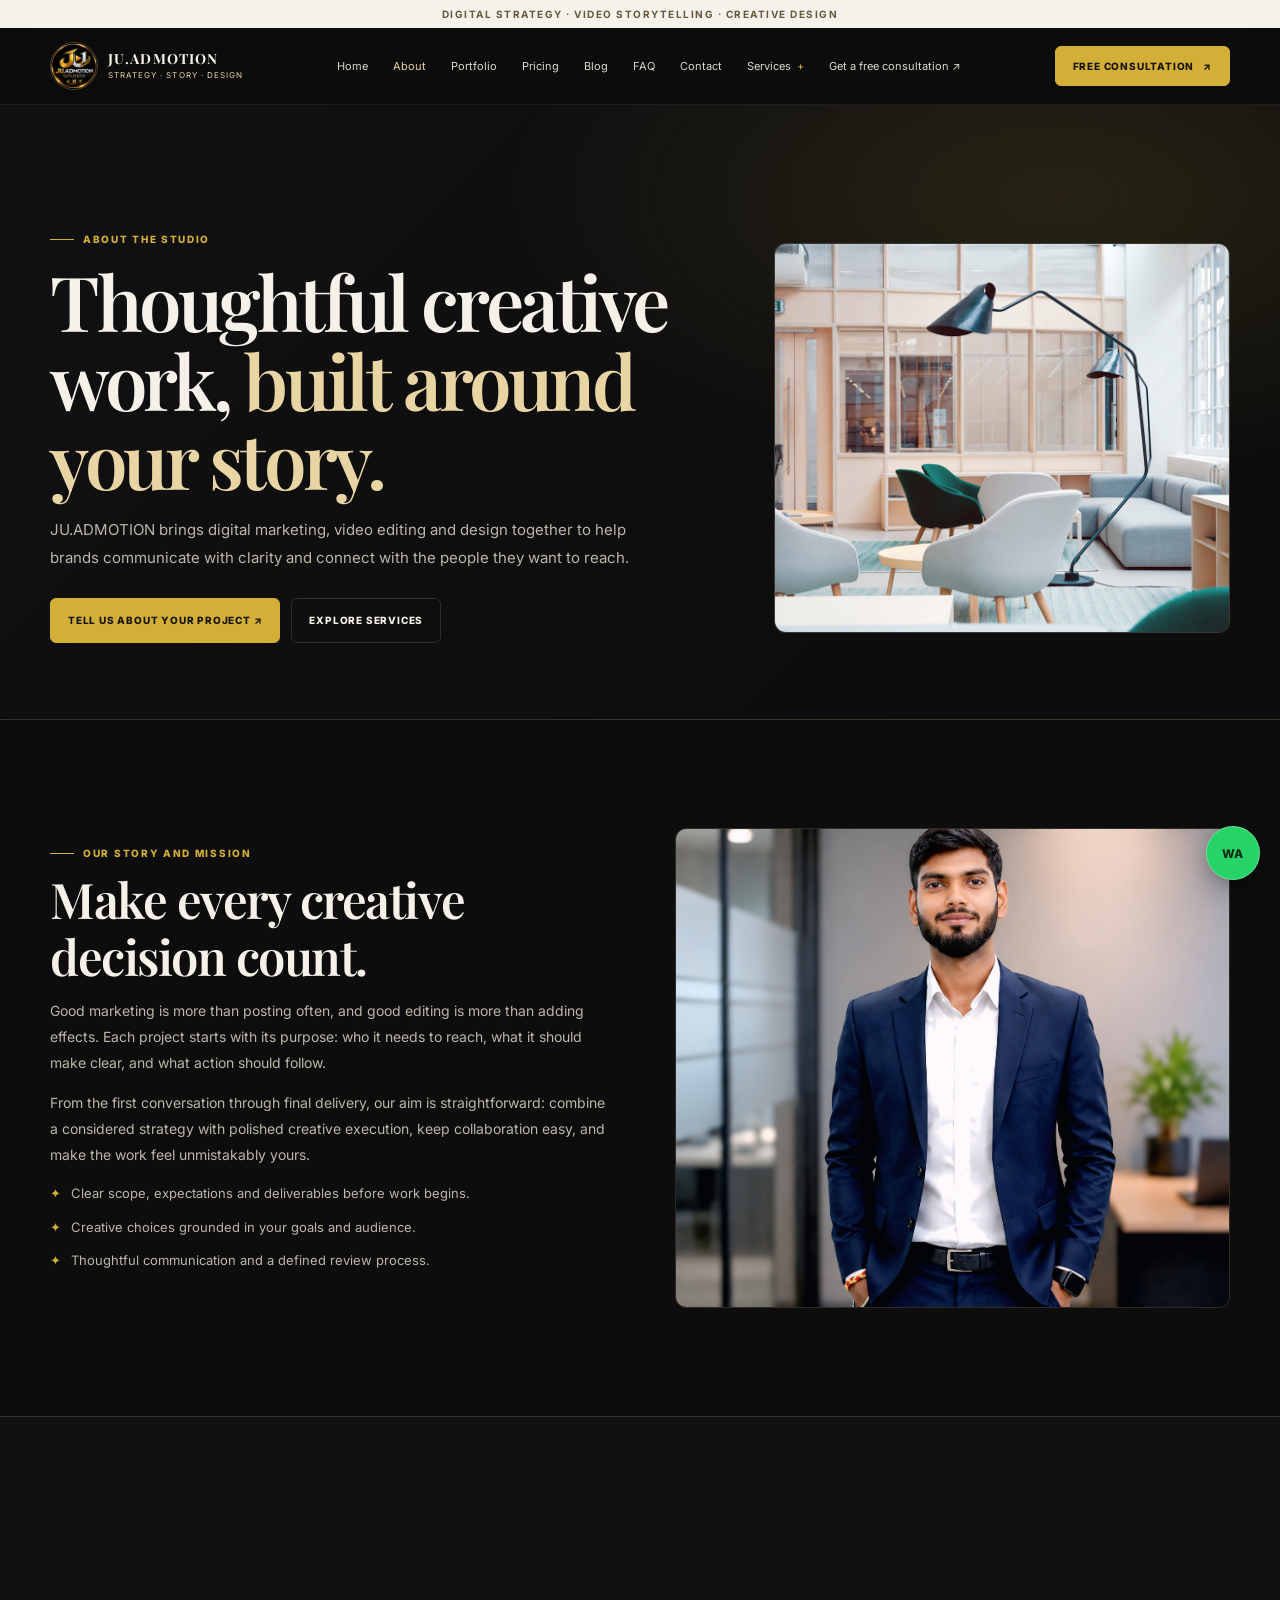
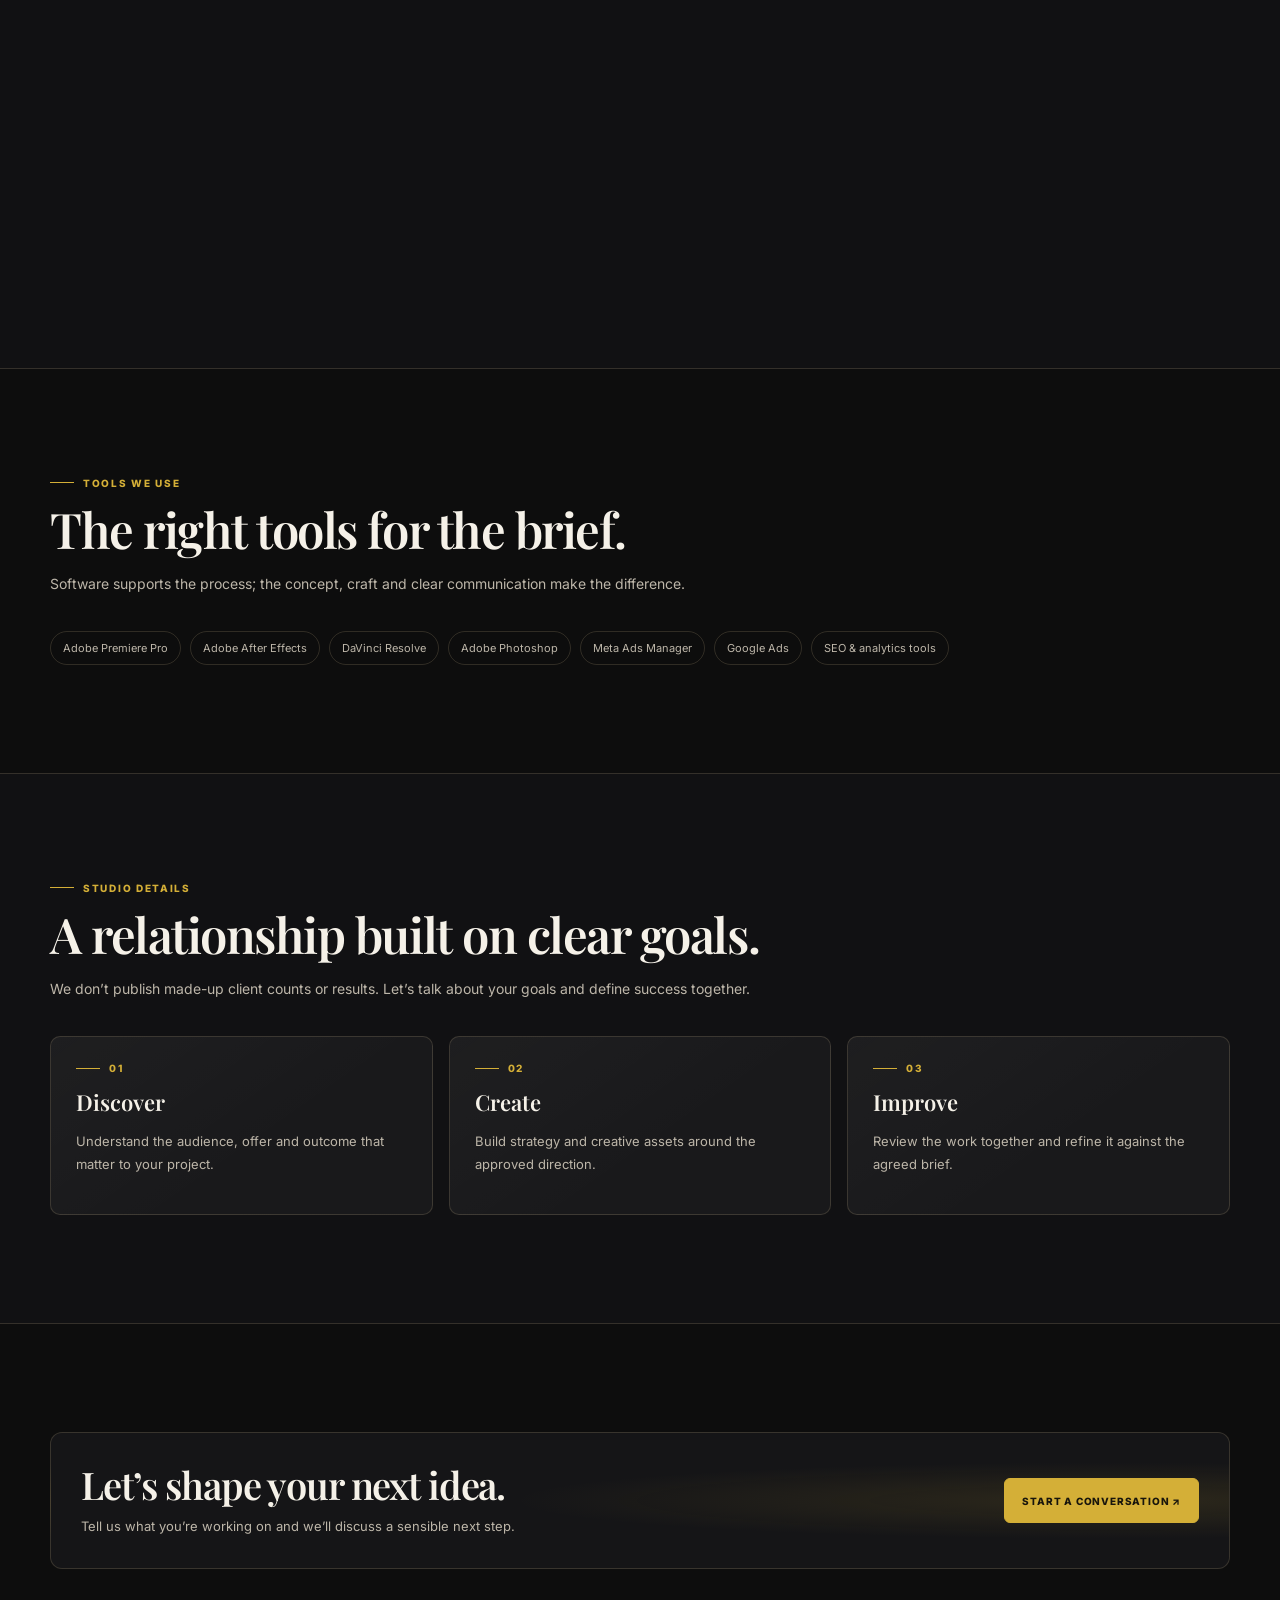
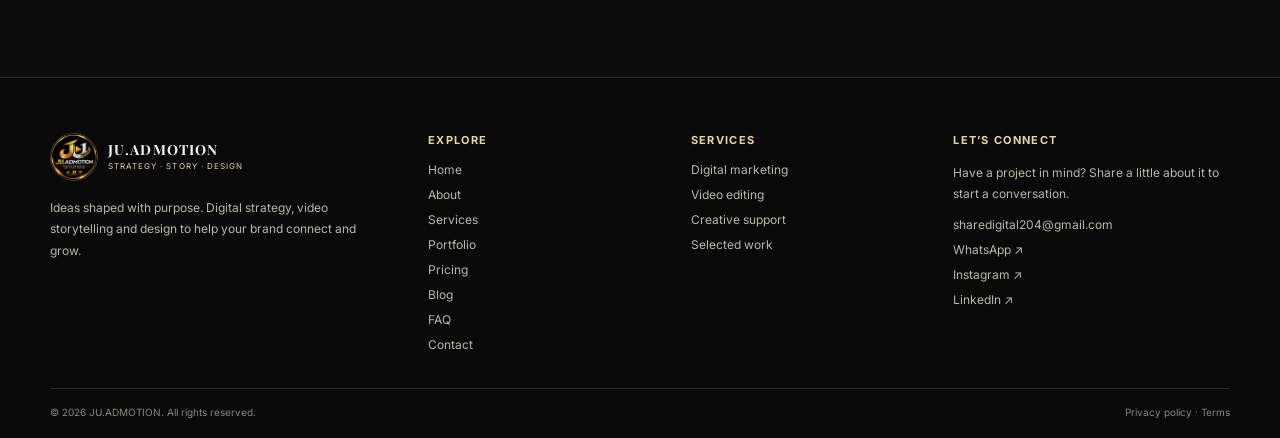
<file: about.html>
<!doctype html>
<html lang="en">
<head>
  <meta charset="utf-8">
  <meta name="viewport" content="width=device-width, initial-scale=1">
  <meta name="theme-color" content="#0d0d0d">
  <meta name="description" content="Meet JU.ADMOTION and discover the approach behind our digital marketing, video editing and creative work.">
  <meta property="og:title" content="About JU.ADMOTION | Strategy, Story and Design">
  <meta property="og:description" content="Learn about the creative approach behind JU.ADMOTION.">
  <meta property="og:type" content="website">
  <title>About JU.ADMOTION | Strategy, Story and Design</title>
  <link rel="icon" href="assets/ju-admotion-logo.webp" type="image/webp">
  <link rel="preconnect" href="https://fonts.googleapis.com">
  <link rel="preconnect" href="https://fonts.gstatic.com" crossorigin>
  <link href="https://fonts.googleapis.com/css2?family=Inter:wght@400;500;600;700;800&family=Playfair+Display:wght@500;600;700&display=swap" rel="stylesheet">
  <link rel="stylesheet" href="css/pages.css">
  <script src="js/pages.js" defer></script>
</head>
<body>
  <div id="site-header"></div>
  <main>
    <section class="page-hero">
      <div class="page-wrap page-hero-grid">
        <div><div class="page-eyebrow">About the studio</div><h1>Thoughtful creative work, <span>built around your story.</span></h1><p>JU.ADMOTION brings digital marketing, video editing and design together to help brands communicate with clarity and connect with the people they want to reach.</p><div class="page-hero-actions"><a class="page-button" href="contact.html">Tell us about your project ↗</a><a class="page-button secondary" href="services.html">Explore services</a></div></div>
        <img class="page-hero-media" src="assets/creative-workspace.webp" alt="Creative workspace prepared for a focused brand project" width="1200" height="800">
      </div>
    </section>
    <section class="page-section">
      <div class="page-wrap page-split">
        <div class="page-copy"><div class="page-eyebrow">Our story and mission</div><h2>Make every creative decision count.</h2><p>Good marketing is more than posting often, and good editing is more than adding effects. Each project starts with its purpose: who it needs to reach, what it should make clear, and what action should follow.</p><p>From the first conversation through final delivery, our aim is straightforward: combine a considered strategy with polished creative execution, keep collaboration easy, and make the work feel unmistakably yours.</p><ul class="page-list"><li>Clear scope, expectations and deliverables before work begins.</li><li>Creative choices grounded in your goals and audience.</li><li>Thoughtful communication and a defined review process.</li></ul></div>
        <img src="assets/aman-portrait.jpeg" alt="Aman Prajapati, founder of JU.ADMOTION" width="800" height="1000" loading="lazy">
      </div>
    </section>
    <section class="page-section alt">
      <div class="page-wrap page-grid">
        <article class="page-card page-reveal"><div class="page-eyebrow">Founder</div><h2 style="font-family:var(--page-display);font-size:32px">Aman Prajapati</h2><p>Digital marketer and video editor focused on creating useful, audience-aware content for growing brands. Every brief is an opportunity to find the clearest story and shape it into work people can understand and remember.</p><a class="page-button secondary" href="https://www.linkedin.com/in/aman-prajapati-b5b3742b1" target="_blank" rel="noopener noreferrer">Connect on LinkedIn ↗</a></article>
        <article class="page-card page-reveal"><div class="page-eyebrow">How we work</div><h3>Collaboration over guesswork.</h3><p>We align on the brief, audience, deliverables and feedback before production. This keeps priorities visible and gives each project a clear path from idea to delivery.</p></article>
        <article class="page-card page-reveal"><div class="page-eyebrow">Our promise</div><h3>Creative with a reason.</h3><p>We aim for work that is visually engaging, consistent with your brand and appropriate for the channel—not decoration without direction.</p></article>
      </div>
    </section>
    <section class="page-section">
      <div class="page-wrap">
        <div class="page-section-heading"><div class="page-eyebrow">Tools we use</div><h2>The right tools for the brief.</h2><p>Software supports the process; the concept, craft and clear communication make the difference.</p></div>
        <div class="page-pills"><span class="page-pill">Adobe Premiere Pro</span><span class="page-pill">Adobe After Effects</span><span class="page-pill">DaVinci Resolve</span><span class="page-pill">Adobe Photoshop</span><span class="page-pill">Meta Ads Manager</span><span class="page-pill">Google Ads</span><span class="page-pill">SEO &amp; analytics tools</span></div>
      </div>
    </section>
    <section class="page-section alt">
      <div class="page-wrap">
        <div class="page-section-heading"><div class="page-eyebrow">Studio details</div><h2>A relationship built on clear goals.</h2><p>We don’t publish made-up client counts or results. Let’s talk about your goals and define success together.</p></div>
        <div class="page-grid"><article class="page-card"><div class="page-eyebrow">01</div><h3>Discover</h3><p>Understand the audience, offer and outcome that matter to your project.</p></article><article class="page-card"><div class="page-eyebrow">02</div><h3>Create</h3><p>Build strategy and creative assets around the approved direction.</p></article><article class="page-card"><div class="page-eyebrow">03</div><h3>Improve</h3><p>Review the work together and refine it against the agreed brief.</p></article></div>
      </div>
    </section>
    <section class="page-section"><div class="page-wrap page-cta"><div><h2>Let’s shape your next idea.</h2><p>Tell us what you’re working on and we’ll discuss a sensible next step.</p></div><a class="page-button" href="contact.html">Start a conversation ↗</a></div></section>
  </main>
  <div id="site-footer"></div>
</body>
</html>
</file>
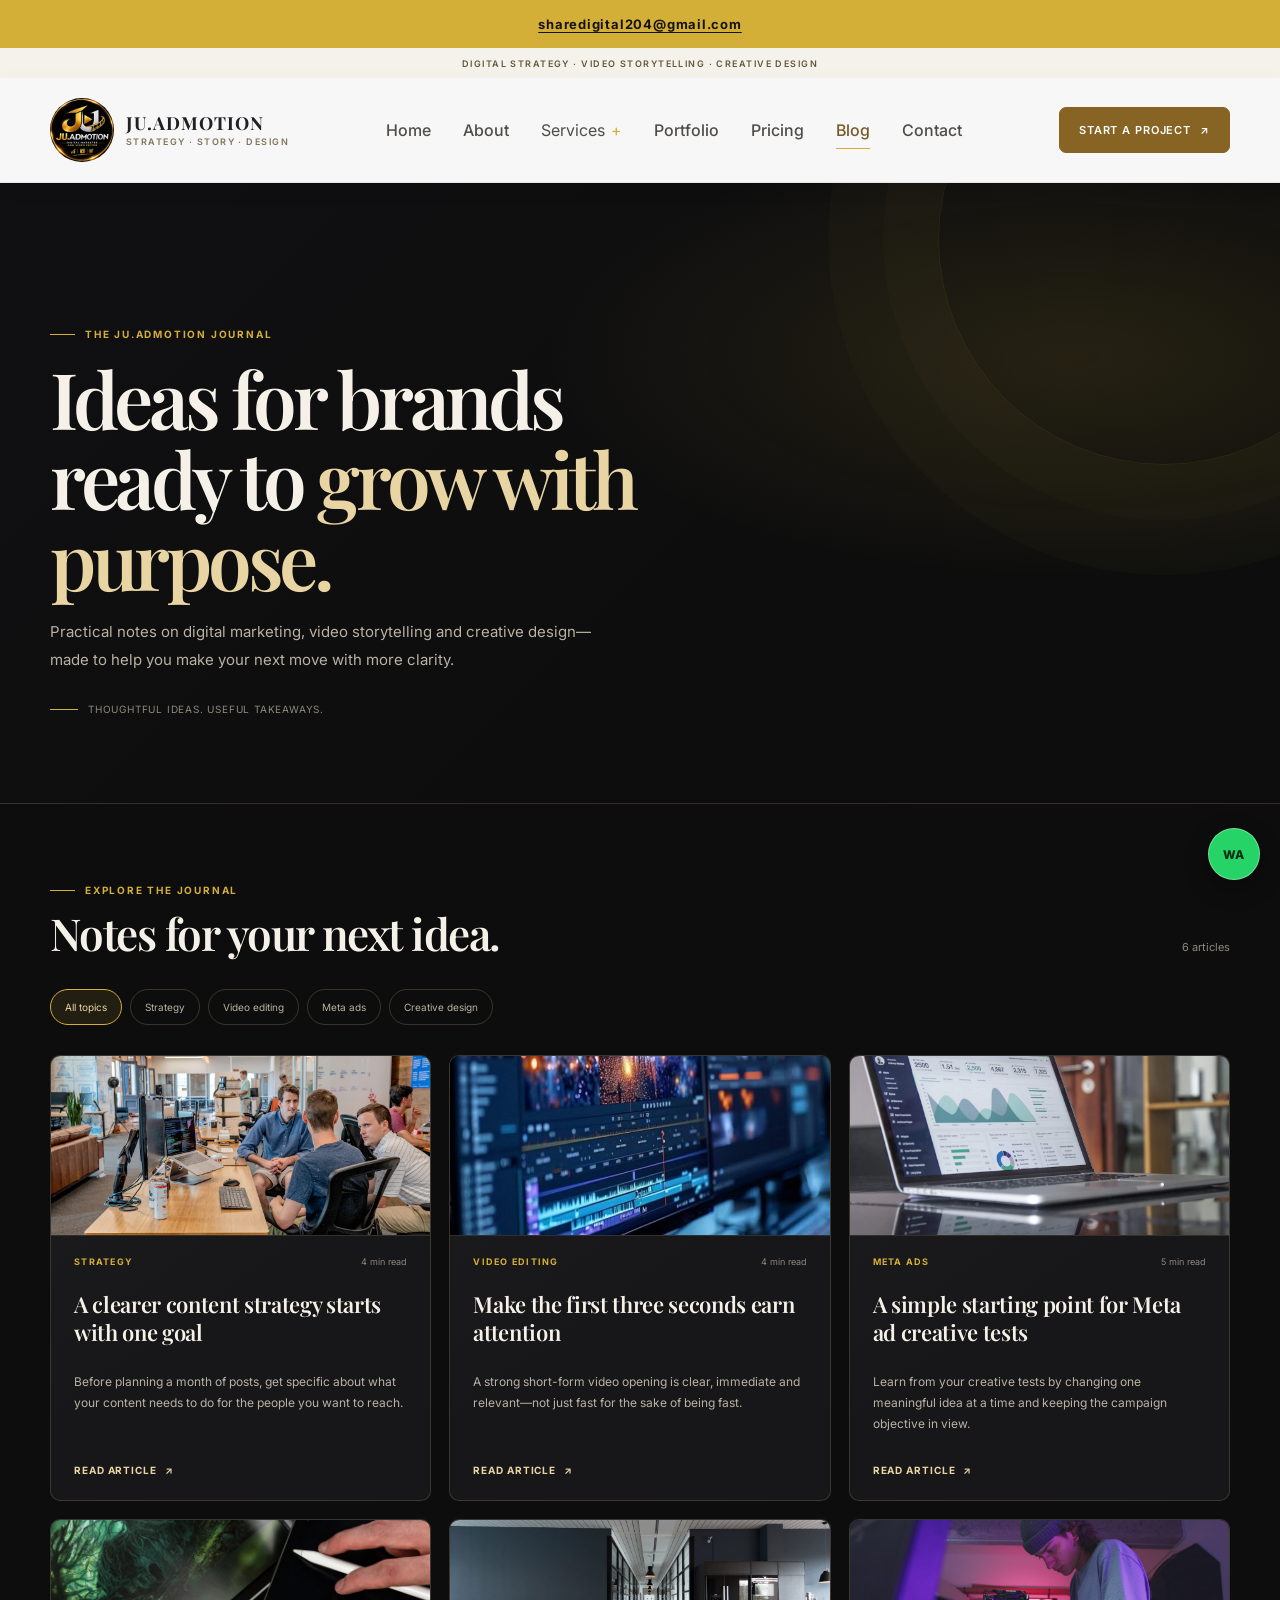
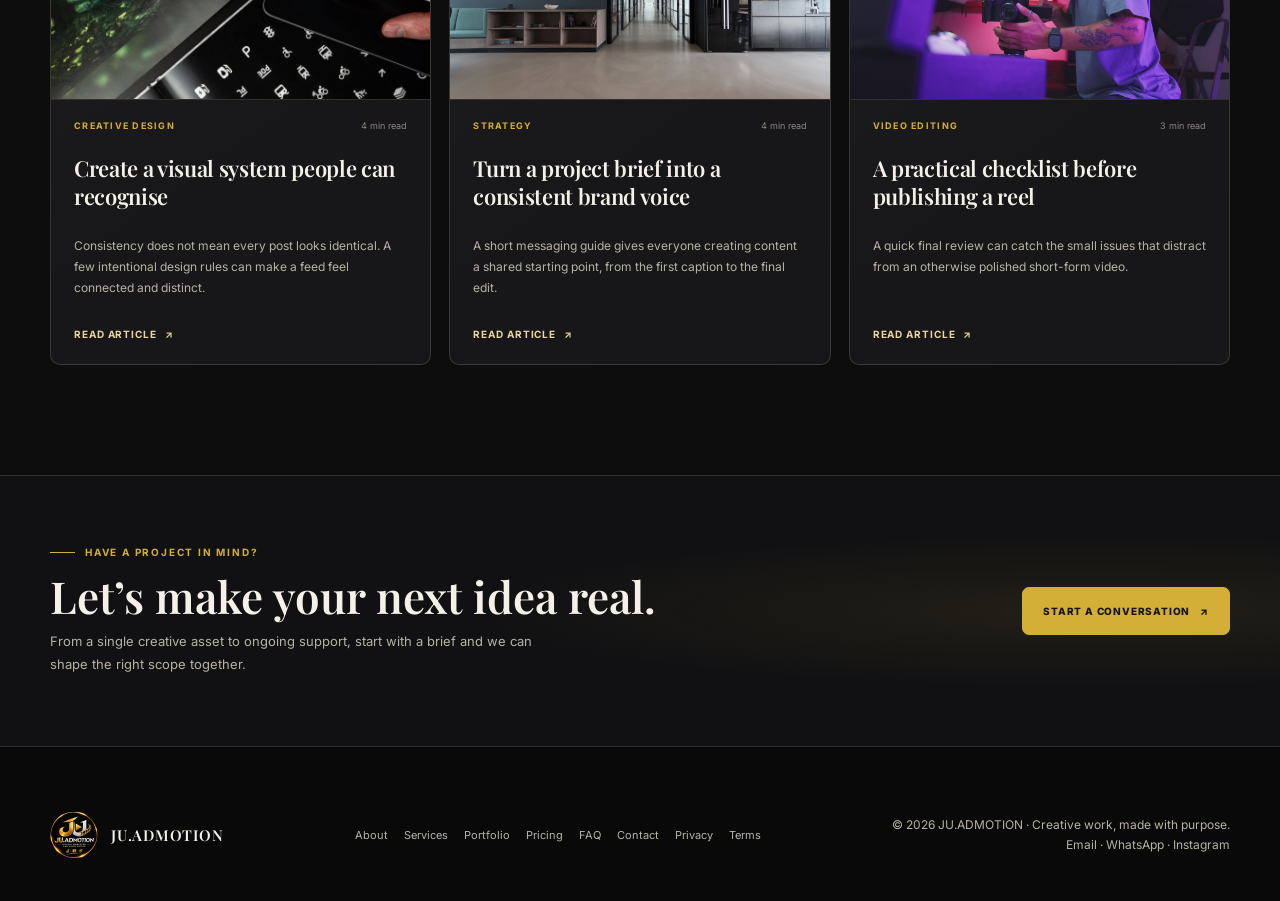
<file: blog.html>
<!doctype html>
<html lang="en">
<head>
  <meta charset="utf-8">
  <meta name="viewport" content="width=device-width, initial-scale=1">
  <meta name="theme-color" content="#0d0d0d">
  <meta name="description" content="Practical notes on digital marketing, video editing, Meta ads and creative design from JU.ADMOTION.">
  <meta property="og:title" content="Notes on Creative Growth | JU.ADMOTION">
  <meta property="og:description" content="Practical notes on digital marketing, video editing, Meta ads and creative design from JU.ADMOTION.">
  <meta property="og:type" content="website">
  <title>Notes on Creative Growth | JU.ADMOTION</title>
  <link rel="icon" href="assets/ju-admotion-logo.webp" type="image/webp">
  <link rel="preconnect" href="https://fonts.googleapis.com">
  <link rel="preconnect" href="https://fonts.gstatic.com" crossorigin>
  <link href="https://fonts.googleapis.com/css2?family=Inter:wght@400;500;600;700&family=Playfair+Display:wght@500;600;700&display=swap" rel="stylesheet">
  <style>
    :root { color-scheme: dark; --bg: #0d0d0d; --surface: #111113; --card: #171719; --gold: #d4af37; --gold-light: #e8d5a3; --ink: #f5f1e8; --muted: #b8b2a3; --line: rgba(232,213,163,.16); --sans: "Inter", sans-serif; --display: "Playfair Display", serif; --wrap: 1180px; }
    * { box-sizing: border-box; }
    html { scroll-behavior: smooth; }
    body { margin: 0; background: var(--bg); color: var(--ink); font-family: var(--sans); -webkit-font-smoothing: antialiased; }
    a { color: inherit; text-decoration: none; }
    button { font: inherit; }
    .wrap { width: min(var(--wrap), calc(100% - 64px)); margin-inline: auto; }
    .email-bar { display: flex; min-height: 48px; align-items: center; justify-content: center; padding: 10px 16px; background: var(--gold); color: #17130b; font-size: 13px; font-weight: 700; letter-spacing: .06em; text-align: center; }
    .email-bar a { text-decoration: underline; text-underline-offset: 3px; }
    .email-bar a:hover { color: #fff; }
    .topline { display: flex; min-height: 30px; align-items: center; justify-content: center; padding: 0 12px; background: #f5f2eb; color: #65583f; font-size: 9px; font-weight: 600; letter-spacing: .16em; text-align: center; text-transform: uppercase; }
    .site-header { position: sticky; z-index: 10; top: 0; border-bottom: 1px solid rgba(31,32,36,.08); background: rgba(255,255,255,.97); color: #202024; box-shadow: 0 5px 22px rgba(31,32,36,.035); backdrop-filter: blur(16px); }
    .nav { position: relative; display: flex; min-height: 104px; align-items: center; justify-content: space-between; gap: 28px; }
    .brand { display: inline-flex; flex-shrink: 0; align-items: center; gap: 12px; }
    .brand-logo { display: block; width: 64px; height: 64px; border-radius: 50%; object-fit: cover; }
    .brand-lockup { display: grid; gap: 4px; }
    .brand-name { color: #202024; font: 700 18px/1 var(--display); letter-spacing: .055em; }
    .brand-caption { color: #81745a; font-size: 9px; font-weight: 600; letter-spacing: .16em; text-transform: uppercase; }
    .nav-links { display: flex; align-items: center; gap: clamp(18px, 2.5vw, 34px); }
    .nav-services { position: relative; }
    .nav-services summary { display: inline-flex; min-height: 48px; align-items: center; color: #4e4d4a; cursor: pointer; font-size: 16px; list-style: none; }
    .nav-services summary::-webkit-details-marker { display: none; }
    .nav-services summary::after { margin-left: 6px; color: #d4af37; content: "+"; }
    .nav-services[open] summary::after { content: "−"; }
    .nav-services-menu { position: absolute; z-index: 4; top: calc(100% - 2px); left: -12px; display: grid; min-width: 190px; padding: 8px; border: 1px solid var(--line); border-radius: 8px; background: #fff; box-shadow: 0 14px 28px rgba(31,32,36,.12); }
    .nav-services-menu a { padding: 10px; border-radius: 5px; color: #4e4d4a; font-size: 13px; }
    .nav-services-menu a:hover { background: rgba(212,175,55,.12); }
    .nav-links a { position: relative; display: inline-flex; min-height: 48px; align-items: center; color: #4e4d4a; font-size: 16px; font-weight: 500; }
    .nav-links a::after { position: absolute; right: 0; bottom: 5px; left: 0; height: 1px; transform: scaleX(0); transform-origin: left; background: #d4af37; content: ""; transition: transform .2s ease; }
    .nav-links a:hover, .nav-links a[aria-current="page"] { color: #765a28; }
    .nav-links a:hover::after, .nav-links a[aria-current="page"]::after { transform: scaleX(1); }
    .nav-cta { display: inline-flex; min-height: 46px; align-items: center; gap: 9px; padding: 0 19px; border: 1px solid #876324; border-radius: 7px; background: #876324; color: #fff; font-size: 11px; font-weight: 600; letter-spacing: .08em; text-transform: uppercase; transition: transform .2s, background .2s; }
    .nav-cta:hover { transform: translateY(-2px); background: #6f501b; }
    .menu-toggle { display: none; width: 42px; height: 42px; border: 1px solid rgba(31,32,36,.16); border-radius: 50%; background: #fff; color: #202024; cursor: pointer; font-size: 19px; }
    a:focus-visible, button:focus-visible, summary:focus-visible { outline: 2px solid #876324; outline-offset: 4px; }
    .blog-hero { position: relative; overflow: hidden; padding: clamp(78px, 12vw, 145px) 0 88px; border-bottom: 1px solid var(--line); background: radial-gradient(ellipse at 84% 28%, rgba(212,175,55,.12), transparent 35%), linear-gradient(135deg, #101012, #0d0d0d 70%); }
    .blog-hero::after { position: absolute; top: -170px; right: -110px; width: 450px; height: 450px; border: 1px solid rgba(212,175,55,.1); border-radius: 50%; box-shadow: 0 0 0 55px rgba(212,175,55,.025), 0 0 0 110px rgba(212,175,55,.02); content: ""; pointer-events: none; }
    .eyebrow { display: flex; align-items: center; gap: 10px; color: var(--gold); font-size: 10px; font-weight: 700; letter-spacing: .18em; text-transform: uppercase; }
    .eyebrow::before { width: 25px; height: 1px; background: currentColor; content: ""; }
    h1, h2, h3, p { overflow-wrap: anywhere; }
    .blog-hero h1 { max-width: 770px; margin: 18px 0 19px; font: 600 clamp(46px, 7vw, 78px)/1.03 var(--display); letter-spacing: -.055em; }
    .blog-hero h1 span { color: var(--gold-light); }
    .hero-copy { max-width: 570px; margin: 0; color: var(--muted); font-size: 15px; line-height: 1.85; }
    .hero-note { display: inline-flex; align-items: center; gap: 10px; margin-top: 30px; color: #8e887d; font-size: 10px; letter-spacing: .08em; text-transform: uppercase; }
    .hero-note::before { width: 28px; height: 1px; background: var(--gold); content: ""; }
    .blog-section { padding: 80px 0 110px; }
    .section-head { display: flex; align-items: end; justify-content: space-between; gap: 30px; margin-bottom: 30px; }
    .section-head h2 { margin: 12px 0 0; font: 600 clamp(30px, 4vw, 44px)/1.15 var(--display); letter-spacing: -.035em; }
    .post-count { margin: 0 0 5px; color: #8e887d; font-size: 11px; }
    .filters { display: flex; flex-wrap: wrap; gap: 8px; margin: 0 0 30px; }
    .filter-button { min-height: 36px; padding: 0 14px; border: 1px solid rgba(232,213,163,.2); border-radius: 999px; background: transparent; color: var(--muted); cursor: pointer; font-size: 10px; transition: color .2s, border-color .2s, background .2s; }
    .filter-button:hover, .filter-button[aria-pressed="true"] { border-color: var(--gold); background: rgba(212,175,55,.1); color: var(--gold-light); }
    .post-grid { display: grid; grid-template-columns: repeat(3, minmax(0, 1fr)); gap: 18px; align-items: start; }
    .post-card { min-width: 0; overflow: hidden; border: 1px solid var(--line); border-radius: 10px; background: linear-gradient(145deg, rgba(255,255,255,.025), transparent 55%), var(--card); transition: border-color .2s, transform .2s, box-shadow .2s; }
    .post-card:hover, .post-card[open] { transform: translateY(-3px); border-color: rgba(212,175,55,.4); box-shadow: 0 14px 35px rgba(0,0,0,.22); }
    .post-card[hidden] { display: none; }
    .post-card summary { min-height: 100%; padding: 25px 23px 22px; cursor: pointer; list-style: none; }
    .post-card summary::-webkit-details-marker { display: none; }
    .post-image { display: block; width: calc(100% + 46px); height: 180px; margin: -25px -23px 20px; border-bottom: 1px solid var(--line); background: #101012; object-fit: cover; }
    .post-topline { display: flex; align-items: center; justify-content: space-between; gap: 12px; }
    .post-category { color: var(--gold); font-size: 9px; font-weight: 700; letter-spacing: .14em; text-transform: uppercase; }
    .post-time { color: #8e887d; font-size: 9px; white-space: nowrap; }
    .post-card h3 { min-height: 68px; margin: 24px 0 12px; font: 600 22px/1.25 var(--display); letter-spacing: -.015em; }
    .post-excerpt { min-height: 70px; margin: 0; color: var(--muted); font-size: 12px; line-height: 1.75; }
    .read-link { display: inline-flex; align-items: center; gap: 8px; margin-top: 23px; color: var(--gold-light); font-size: 10px; font-weight: 700; letter-spacing: .09em; text-transform: uppercase; }
    .read-link span { transition: transform .2s; }
    .post-card:hover .read-link span:last-child, .post-card[open] .read-link span:last-child { transform: translate(3px, -2px); }
    .post-card[open] .read-link { color: var(--gold); }
    .post-body { padding: 0 23px 24px; border-top: 1px solid var(--line); color: #c1bbb0; font-size: 13px; line-height: 1.85; }
    .post-body p { margin: 17px 0 0; }
    .post-body h4 { margin: 21px 0 0; color: var(--ink); font: 600 17px/1.4 var(--display); }
    .post-body ul { display: grid; gap: 8px; padding-left: 20px; }
    .post-body li::marker { color: var(--gold); }
    .post-media { margin: 22px 0 0; overflow: hidden; border: 1px solid var(--line); border-radius: 8px; background: #090909; }
    .post-media video { display: block; width: 100%; max-height: 420px; background: #090909; }
    .post-media figcaption { padding: 10px 13px; color: #9e9789; font-size: 10px; line-height: 1.6; }
    .post-media figcaption a { color: var(--gold-light); text-decoration: underline; text-underline-offset: 3px; }
    .contact-band { padding: 70px 0; border-top: 1px solid var(--line); background: radial-gradient(ellipse at 85% 50%, rgba(212,175,55,.09), transparent 40%), #111113; }
    .contact-inner { display: flex; align-items: center; justify-content: space-between; gap: 30px; }
    .contact-inner h2 { margin: 13px 0 8px; font: 600 clamp(30px, 4vw, 44px)/1.15 var(--display); }
    .contact-inner p { max-width: 520px; margin: 0; color: var(--muted); font-size: 13px; line-height: 1.8; }
    .button { display: inline-flex; flex-shrink: 0; min-height: 48px; align-items: center; justify-content: center; gap: 10px; padding: 0 20px; border: 1px solid var(--gold); border-radius: 7px; background: var(--gold); color: #17130b; font-size: 10px; font-weight: 800; letter-spacing: .08em; text-transform: uppercase; transition: transform .2s, background .2s, box-shadow .2s; }
    .button:hover { transform: translateY(-3px); background: var(--gold-light); box-shadow: 0 10px 28px rgba(212,175,55,.2); }
    .footer { padding: 64px 0 42px; border-top: 1px solid var(--line); background: #090909; color: var(--muted); }
    .footer-inner { display: flex; flex-wrap: wrap; align-items: center; justify-content: space-between; gap: 28px; }
    .footer-brand { display: inline-flex; align-items: center; gap: 13px; }
    .footer-brand img { width: 48px; height: 48px; border-radius: 50%; }
    .footer-brand strong { color: var(--ink); font: 600 15px var(--display); letter-spacing: .05em; }
    .blog-footer-nav { display: flex; flex-wrap: wrap; gap: 10px 16px; max-width: 480px; color: var(--muted); font-size: 11px; }
    .blog-footer-nav a:hover, .footer-copy a:hover { color: var(--gold-light); }
    .footer-copy { margin: 0; font-size: 12px; line-height: 1.7; text-align: right; }
    .blog-whatsapp { position: fixed; z-index: 20; right: 20px; bottom: 20px; display: grid; width: 52px; height: 52px; place-items: center; border: 1px solid rgba(255,255,255,.35); border-radius: 50%; background: #25d366; color: #082b16; box-shadow: 0 8px 24px rgba(0,0,0,.32); font-size: 12px; font-weight: 800; letter-spacing: .04em; }
    @media (max-width: 1100px) { .nav { gap: 14px; } .nav-links { gap: 12px; } .nav-links a { font-size: 14px; } .nav-services summary { font-size: 14px; } .brand-name { font-size: 16px; } .nav-cta { padding-inline: 14px; font-size: 10px; } }
    @media (max-width: 700px) {
      .wrap { width: min(100% - 38px, var(--wrap)); }
      .email-bar { min-height: 42px; padding: 9px 12px; font-size: 12px; }
      .topline { font-size: 8px; }
      .nav { min-height: 82px; }
      .brand-logo { width: 56px; height: 56px; }
      .brand { gap: 8px; }
      .brand-name { font-size: 16px; }
      .brand-caption { display: block; font-size: 7px; }
      .nav-cta { display: none; }
      .menu-toggle { display: grid; place-items: center; }
      .nav-links { position: absolute; top: 82px; right: -19px; left: -19px; display: none; align-items: stretch; padding: 10px 19px 15px; border-bottom: 1px solid var(--line); background: #fff; box-shadow: 0 14px 20px rgba(31,32,36,.08); }
      .nav-links.is-open { display: grid; }
      .nav-links a { min-height: 44px; font-size: 14px; }
      .nav-links a::after { right: auto; width: 30px; }
      .nav-services summary { min-height: 44px; color: #e5dfd3; font-size: 14px; }
      .nav-services-menu { position: static; min-width: 0; padding: 5px; border: 0; border-radius: 0; background: transparent; box-shadow: none; }
      .nav-services-menu a { min-height: 40px; border-bottom: 1px solid var(--line); color: #e5dfd3; }
      .blog-hero { padding: 76px 0 65px; }
      .blog-hero h1 { font-size: clamp(43px, 12vw, 62px); }
      .hero-copy { font-size: 13px; }
      .blog-section { padding: 64px 0 78px; }
      .section-head { align-items: start; flex-direction: column; gap: 8px; }
      .filters { gap: 7px; }
      .filter-button { min-height: 34px; padding: 0 11px; font-size: 9px; }
      .post-grid { grid-template-columns: 1fr; gap: 12px; }
      .post-card summary { padding: 22px 19px 19px; }
      .post-image { width: calc(100% + 38px); height: 195px; margin: -22px -19px 18px; }
      .post-card h3, .post-excerpt { min-height: 0; }
      .post-card h3 { margin-top: 19px; font-size: 21px; }
      .post-body { padding: 0 19px 20px; }
      .contact-band { padding: 58px 0; }
      .contact-inner,       .footer { padding: 54px 0 34px; }
      .footer-inner { align-items: flex-start; flex-direction: column; gap: 20px; }
      .footer-copy { text-align: left; }
    }
    @media (min-width: 701px) and (max-width: 840px) {
      .menu-toggle { display: grid; place-items: center; }
      .nav { gap: 14px; }
      .nav-links { position: absolute; top: calc(100% + 1px); right: -18px; left: -18px; display: none; align-items: stretch; padding: 10px 19px 15px; border: 1px solid var(--line); border-top: 0; background: #111113; box-shadow: 0 14px 20px rgba(0,0,0,.25); }
      .nav-links.is-open { display: grid; }
      .nav-links a { min-height: 44px; font-size: 13px; }
      .nav-services summary { min-height: 44px; color: #e5dfd3; font-size: 13px; }
      .nav-services-menu { position: static; min-width: 0; padding: 5px; border: 0; border-radius: 0; background: transparent; box-shadow: none; }
      .nav-services-menu a { min-height: 40px; border-bottom: 1px solid var(--line); color: #e5dfd3; }
      .nav-cta { display: none; }
    }
    @media (prefers-reduced-motion: reduce) { *, *::before, *::after { scroll-behavior: auto !important; transition-duration: .01ms !important; } }
  </style>
</head>
<body>
  <div class="email-bar"><a href="mailto:sharedigital204@gmail.com">sharedigital204@gmail.com</a></div>
  <div class="topline">Digital strategy · Video storytelling · Creative design</div>
  <header class="site-header">
    <nav class="nav wrap" aria-label="Main navigation">
      <a class="brand" href="index.html#home" aria-label="JU.ADMOTION home">
        <img class="brand-logo" src="assets/ju-admotion-logo.webp" alt="" width="768" height="768" loading="lazy">
        <span class="brand-lockup"><span class="brand-name">JU.ADMOTION</span><span class="brand-caption">Strategy · Story · Design</span></span>
      </a>
      <div class="nav-links" id="navLinks">
        <a href="index.html#home">Home</a><a href="about.html">About</a><details class="nav-services"><summary>Services</summary><div class="nav-services-menu"><a href="services.html">All services</a><a href="digital-marketing.html">Digital marketing</a><a href="video-editing.html">Video editing</a></div></details><a href="portfolio.html">Portfolio</a><a href="pricing.html">Pricing</a><a href="blog.html" aria-current="page">Blog</a><a href="contact.html">Contact</a>
      </div>
      <a class="nav-cta" href="contact.html">Start a project <span aria-hidden="true">↗</span></a>
      <button class="menu-toggle" id="menuToggle" type="button" aria-label="Open navigation menu" aria-expanded="false" aria-controls="navLinks">☰</button>
    </nav>
  </header>
  <main>
    <section class="blog-hero">
      <div class="wrap">
        <div class="eyebrow">The JU.ADMOTION journal</div>
        <h1>Ideas for brands<br>ready to <span>grow with purpose.</span></h1>
        <p class="hero-copy">Practical notes on digital marketing, video storytelling and creative design—made to help you make your next move with more clarity.</p>
        <div class="hero-note">Thoughtful ideas. Useful takeaways.</div>
      </div>
    </section>
    <section class="blog-section" aria-labelledby="articlesTitle">
      <div class="wrap">
        <div class="section-head">
          <div><div class="eyebrow">Explore the journal</div><h2 id="articlesTitle">Notes for your next idea.</h2></div>
          <p class="post-count" id="postCount" aria-live="polite">6 articles</p>
        </div>
        <div class="filters" role="group" aria-label="Filter articles by topic">
          <button class="filter-button" type="button" data-filter="all" aria-pressed="true">All topics</button>
          <button class="filter-button" type="button" data-filter="strategy" aria-pressed="false">Strategy</button>
          <button class="filter-button" type="button" data-filter="video" aria-pressed="false">Video editing</button>
          <button class="filter-button" type="button" data-filter="ads" aria-pressed="false">Meta ads</button>
          <button class="filter-button" type="button" data-filter="design" aria-pressed="false">Creative design</button>
        </div>
        <div class="post-grid" id="postGrid">
          <details class="post-card" id="article-content-strategy" data-category="strategy">
            <summary><img class="post-image" src="assets/team-planning.webp" alt="Creative colleagues planning a project around a table" width="1200" height="800" loading="lazy"><div class="post-topline"><span class="post-category">Strategy</span><span class="post-time">4 min read</span></div><h3>A clearer content strategy starts with one goal</h3><p class="post-excerpt">Before planning a month of posts, get specific about what your content needs to do for the people you want to reach.</p><span class="read-link"><span class="read-label">Read article</span> <span aria-hidden="true">↗</span></span></summary>
            <div class="post-body"><p>A content calendar is a useful tool, but it is not a strategy on its own. A strong plan begins with a clear business priority and a real understanding of the audience you want to help.</p><h4>Start with the outcome</h4><p>Choose one primary goal for the next campaign or planning period: build awareness, explain an offer, start more conversations, or support an upcoming launch. A focused goal makes it easier to decide what belongs in the plan—and what does not.</p><h4>Give every post a job</h4><p>Balance useful education, brand perspective, proof of your process, and a clear invitation to take the next step. Each post should make sense to someone encountering your brand for the first time.</p><p>Keep the plan flexible. Review the questions people ask and the posts they save or share, then use those signals to shape what you make next.</p></div>
          </details>
          <details class="post-card" id="article-video-opening" data-category="video">
            <summary><img class="post-image" src="assets/video-editing-photo.jpg" alt="Video editor reviewing a project on a computer screen" width="683" height="1024" loading="lazy"><div class="post-topline"><span class="post-category">Video editing</span><span class="post-time">4 min read</span></div><h3>Make the first three seconds earn attention</h3><p class="post-excerpt">A strong short-form video opening is clear, immediate and relevant—not just fast for the sake of being fast.</p><span class="read-link"><span class="read-label">Read article</span> <span aria-hidden="true">↗</span></span></summary>
            <div class="post-body"><p>The opening moments help viewers decide whether a video is meant for them. Instead of beginning with a long introduction, lead with the most useful idea, a specific question, or a visual that sets up the story.</p><figure class="post-media"><video controls preload="none" playsinline poster="https://images.pexels.com/videos/34845729/editing-editing-software-premiere-pro-video-editing-34845729.jpeg?auto=compress&amp;w=1200"><source src="https://videos.pexels.com/video-files/34845729/14770076_2560_1440_60fps.mp4" type="video/mp4">Your browser does not support HTML video. <a href="https://www.pexels.com/video/close-up-of-video-editing-timeline-interface-34845729/" target="_blank" rel="noopener noreferrer">Watch the editing timeline clip on Pexels.</a></video><figcaption>Video editing timeline footage by <a href="https://www.pexels.com/@aamirsomewhere/" target="_blank" rel="noopener noreferrer">Aamir Somewhere on Pexels</a>.</figcaption></figure><h4>Build a simple opening</h4><ul><li>Show the subject or outcome early.</li><li>Use on-screen text to make the topic clear without sound.</li><li>Cut pauses that do not add meaning, but leave enough room for the message to land.</li></ul><p>Then make sure the rest of the edit delivers on the opening. A relevant, understandable video earns more trust than a dramatic hook that promises something the content never provides.</p></div>
          </details>
          <details class="post-card" id="article-ad-testing" data-category="ads">
            <summary><img class="post-image" src="assets/analytics-dashboard.webp" alt="Analytics dashboard showing campaign data and charts" width="1200" height="800" loading="lazy"><div class="post-topline"><span class="post-category">Meta ads</span><span class="post-time">5 min read</span></div><h3>A simple starting point for Meta ad creative tests</h3><p class="post-excerpt">Learn from your creative tests by changing one meaningful idea at a time and keeping the campaign objective in view.</p><span class="read-link"><span class="read-label">Read article</span> <span aria-hidden="true">↗</span></span></summary>
            <div class="post-body"><p>Ad creative testing is more useful when each variation has a reason to exist. Rather than changing the visual, copy, audience and offer all at once, make a small set of purposeful variations around one hypothesis.</p><h4>Test a clear variable</h4><p>For example, compare two opening messages while keeping the offer and format consistent. Or keep the message steady and compare a product-led visual with a process-led one. This makes the result easier to interpret.</p><h4>Measure against the goal</h4><p>Use a success measure that matches the campaign objective, and give the test enough time and budget to gather meaningful data. Results can vary with audience, season, placement and account history, so treat each test as a learning opportunity—not a guarantee of future performance.</p></div>
          </details>
          <details class="post-card" data-category="design">
            <summary><img class="post-image" src="assets/hero-design.webp" alt="Digital illustration being drawn on a graphics tablet" width="1600" height="1000" loading="lazy"><div class="post-topline"><span class="post-category">Creative design</span><span class="post-time">4 min read</span></div><h3>Create a visual system people can recognise</h3><p class="post-excerpt">Consistency does not mean every post looks identical. A few intentional design rules can make a feed feel connected and distinct.</p><span class="read-link"><span class="read-label">Read article</span> <span aria-hidden="true">↗</span></span></summary>
            <div class="post-body"><p>A recognisable visual identity helps your audience connect separate posts to the same brand. You can create that connection without repeating the exact same layout every time.</p><h4>Choose a few useful rules</h4><ul><li>Set a focused colour palette and decide how accent colours are used.</li><li>Choose a small type system with clear heading and body styles.</li><li>Keep spacing, image treatments and logo placement consistent.</li></ul><p>Use these rules as a foundation, then vary composition to suit the content. A carousel explaining a process may need a different layout from a campaign announcement while still feeling like it belongs to your brand.</p></div>
          </details>
          <details class="post-card" data-category="strategy">
            <summary><img class="post-image" src="assets/collaboration-space.webp" alt="Calm creative studio workspace prepared for a brand planning session" width="1200" height="800" loading="lazy"><div class="post-topline"><span class="post-category">Strategy</span><span class="post-time">4 min read</span></div><h3>Turn a project brief into a consistent brand voice</h3><p class="post-excerpt">A short messaging guide gives everyone creating content a shared starting point, from the first caption to the final edit.</p><span class="read-link"><span class="read-label">Read article</span> <span aria-hidden="true">↗</span></span></summary>
            <div class="post-body"><p>A brand voice should make it easier to recognise and understand your business. It does not need to be a long document: a few clear principles can make everyday creative decisions more consistent.</p><h4>Capture the essentials</h4><p>Write down who you are speaking to, what they care about, what your brand helps them do, and the tone you want to use. Add a few examples of language that sounds right for your business—and a few that does not.</p><p>Keep the guide close to your content brief. When the audience, goal and key message are clear, design and copy can work together instead of competing for attention.</p></div>
          </details>
          <details class="post-card" data-category="video">
            <summary><img class="post-image" src="assets/creative-demo-production-poster.jpg" alt="Camera setup ready to record a short-form video" width="1280" height="720" loading="lazy"><div class="post-topline"><span class="post-category">Video editing</span><span class="post-time">3 min read</span></div><h3>A practical checklist before publishing a reel</h3><p class="post-excerpt">A quick final review can catch the small issues that distract from an otherwise polished short-form video.</p><span class="read-link"><span class="read-label">Read article</span> <span aria-hidden="true">↗</span></span></summary>
            <div class="post-body"><p>Before publishing, watch the video once as a viewer—not just as the person who edited it. Check that the message is easy to follow and that the ending gives the audience a natural next step.</p><figure class="post-media"><video controls preload="none" playsinline poster="https://images.pexels.com/videos/3190131/free-video-3190131.jpg?auto=compress&amp;w=1200"><source src="https://videos.pexels.com/video-files/3190131/3190131-uhd_2560_1440_24fps.mp4" type="video/mp4">Your browser does not support HTML video. <a href="https://www.pexels.com/video/a-modern-video-camera-recorder-mounted-on-a-camera-stand-3190131/" target="_blank" rel="noopener noreferrer">Watch the camera footage on Pexels.</a></video><figcaption>Camera footage by <a href="https://www.pexels.com/@hellochrisgonzalez/" target="_blank" rel="noopener noreferrer">Chris Gonzalez on Pexels</a>.</figcaption></figure><h4>Final review</h4><ul><li>Confirm the first frame and opening line make the topic clear.</li><li>Check captions for spelling, timing and contrast.</li><li>Make sure text is not hidden by platform interface elements.</li><li>Listen for uneven audio levels and distracting background noise.</li><li>Review the call to action and destination link.</li></ul><p>Export and playback settings can vary by platform. Check the current publishing requirements before scheduling your final file.</p></div>
          </details>
        </div>
      </div>
    </section>
    <section class="contact-band">
      <div class="contact-inner wrap">
        <div><div class="eyebrow">Have a project in mind?</div><h2>Let’s make your next idea real.</h2><p>From a single creative asset to ongoing support, start with a brief and we can shape the right scope together.</p></div>
        <a class="button" href="contact.html">Start a conversation <span aria-hidden="true">↗</span></a>
      </div>
    </section>
  </main>
  <footer class="footer">
    <div class="footer-inner wrap">
      <a class="footer-brand" href="index.html#home"><img src="assets/ju-admotion-logo.webp" alt="" width="768" height="768" loading="lazy"><strong>JU.ADMOTION</strong></a>
      <nav class="blog-footer-nav" aria-label="Footer navigation"><a href="about.html">About</a><a href="services.html">Services</a><a href="portfolio.html">Portfolio</a><a href="pricing.html">Pricing</a><a href="faq.html">FAQ</a><a href="contact.html">Contact</a><a href="privacy.html">Privacy</a><a href="terms.html">Terms</a></nav>
      <p class="footer-copy">© <span id="year"></span> JU.ADMOTION · Creative work, made with purpose.<br><a href="mailto:sharedigital204@gmail.com">Email</a> · <a href="https://wa.me/919451445603" target="_blank" rel="noopener noreferrer">WhatsApp</a> · <a href="https://www.instagram.com/ju.admotion/" target="_blank" rel="noopener noreferrer">Instagram</a></p>
    </div>
  </footer>
  <a class="blog-whatsapp" href="https://wa.me/919451445603?text=Hello%20JU.ADMOTION%2C%20I%27d%20like%20to%20discuss%20a%20project." target="_blank" rel="noopener noreferrer" aria-label="Chat with JU.ADMOTION on WhatsApp">WA</a>
  <script>
    const menuToggle = document.querySelector('#menuToggle');
    const navLinks = document.querySelector('#navLinks');

    menuToggle.addEventListener('click', () => {
      const isOpen = menuToggle.getAttribute('aria-expanded') === 'true';
      navLinks.classList.toggle('is-open', !isOpen);
      menuToggle.setAttribute('aria-expanded', String(!isOpen));
      menuToggle.setAttribute('aria-label', isOpen ? 'Open navigation menu' : 'Close navigation menu');
      menuToggle.textContent = isOpen ? '☰' : '×';
    });
    navLinks.querySelectorAll('a').forEach((link) => link.addEventListener('click', () => {
      navLinks.classList.remove('is-open');
      menuToggle.setAttribute('aria-expanded', 'false');
      menuToggle.setAttribute('aria-label', 'Open navigation menu');
      menuToggle.textContent = '☰';
    }));
    document.querySelectorAll('.post-card').forEach((card) => {
      card.addEventListener('toggle', () => {
        card.querySelector('.read-label').textContent = card.open ? 'Close article' : 'Read article';
      });
    });
    function openLinkedArticle() {
      const article = document.getElementById(window.location.hash.slice(1));
      if (!(article instanceof HTMLDetailsElement) || !article.matches('.post-card')) return;
      article.open = true;
      window.setTimeout(() => article.scrollIntoView({ block: 'center', behavior: 'smooth' }), 0);
    }
    openLinkedArticle();
    window.addEventListener('hashchange', openLinkedArticle);
    document.querySelectorAll('.filter-button').forEach((button) => {
      button.addEventListener('click', () => {
        const filter = button.dataset.filter;
        document.querySelectorAll('.filter-button').forEach((item) => item.setAttribute('aria-pressed', String(item === button)));
        document.querySelectorAll('.post-card').forEach((card) => {
          card.hidden = filter !== 'all' && card.dataset.category !== filter;
        });
        const count = [...document.querySelectorAll('.post-card')].filter((card) => !card.hidden).length;
        document.querySelector('#postCount').textContent = `${count} ${count === 1 ? 'article' : 'articles'}`;
      });
    });
    document.querySelector('#year').textContent = new Date().getFullYear();
  </script>
</body>
</html>
</file>
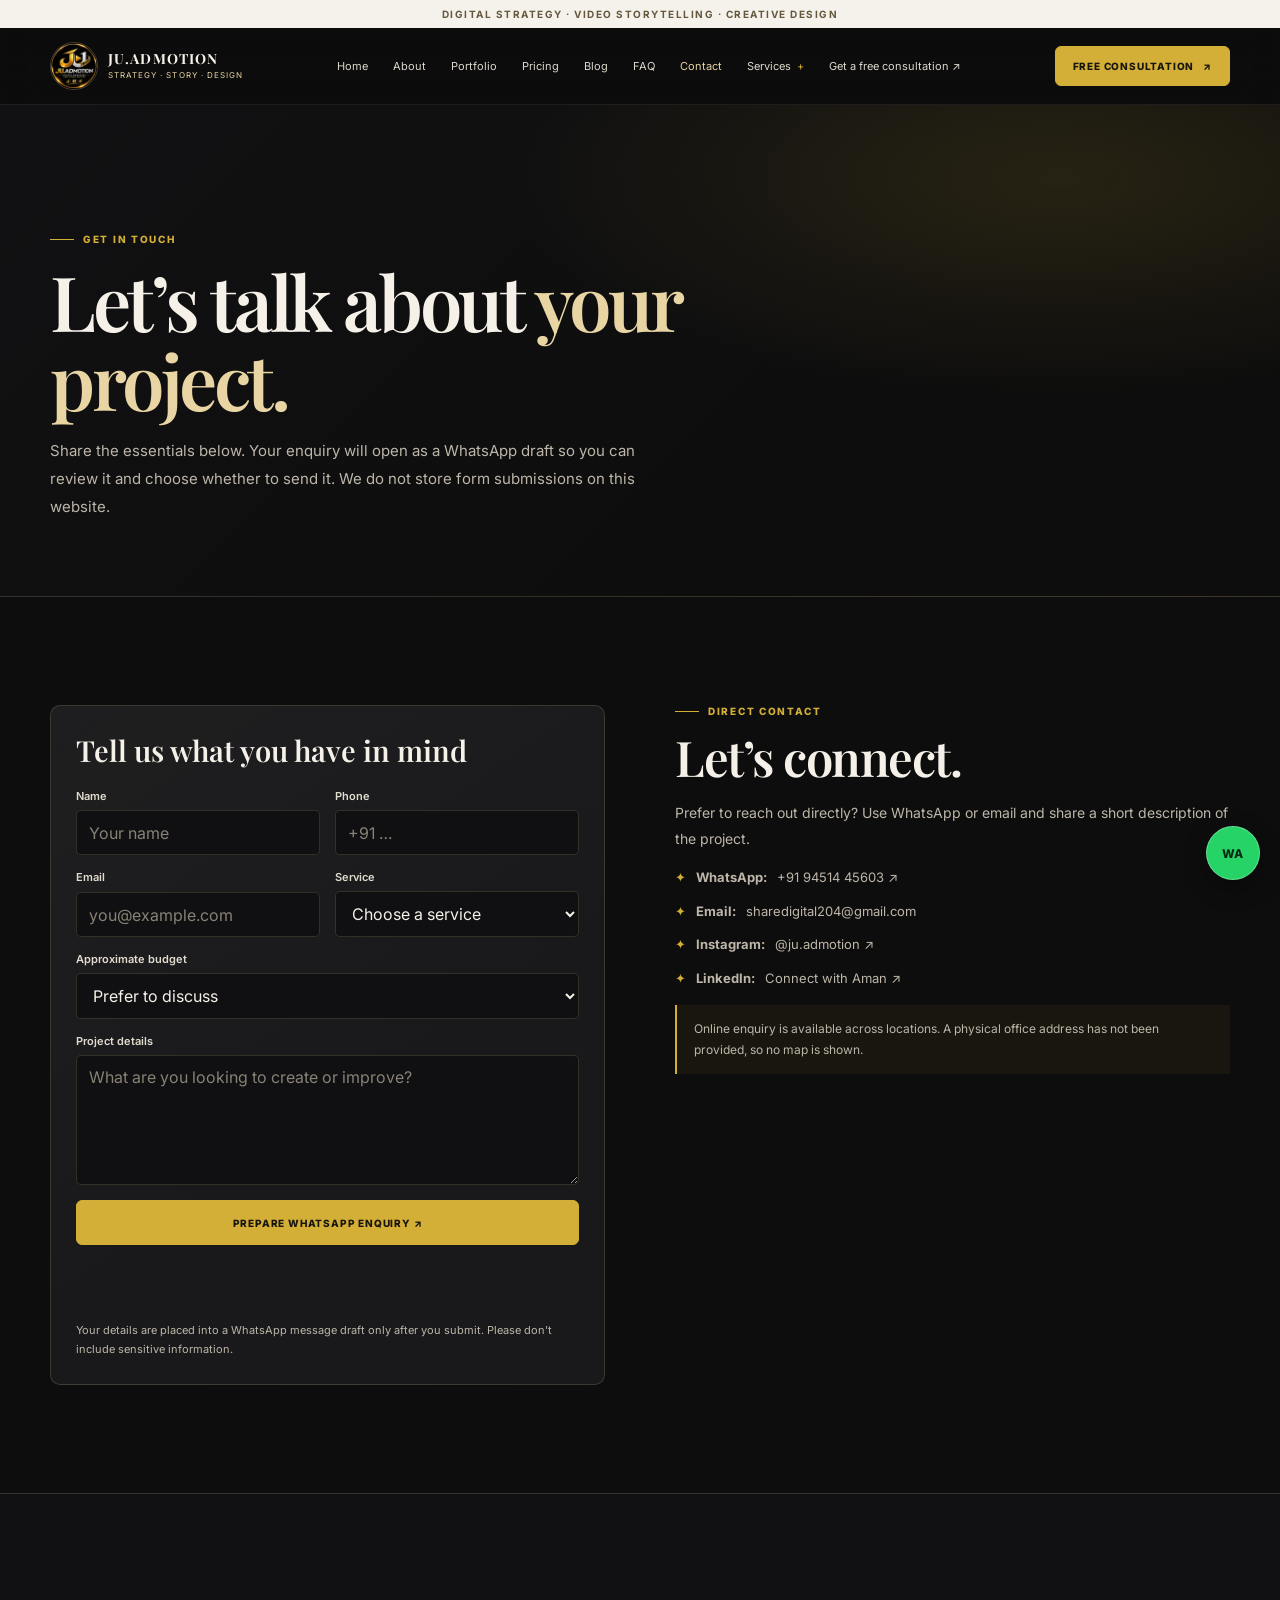
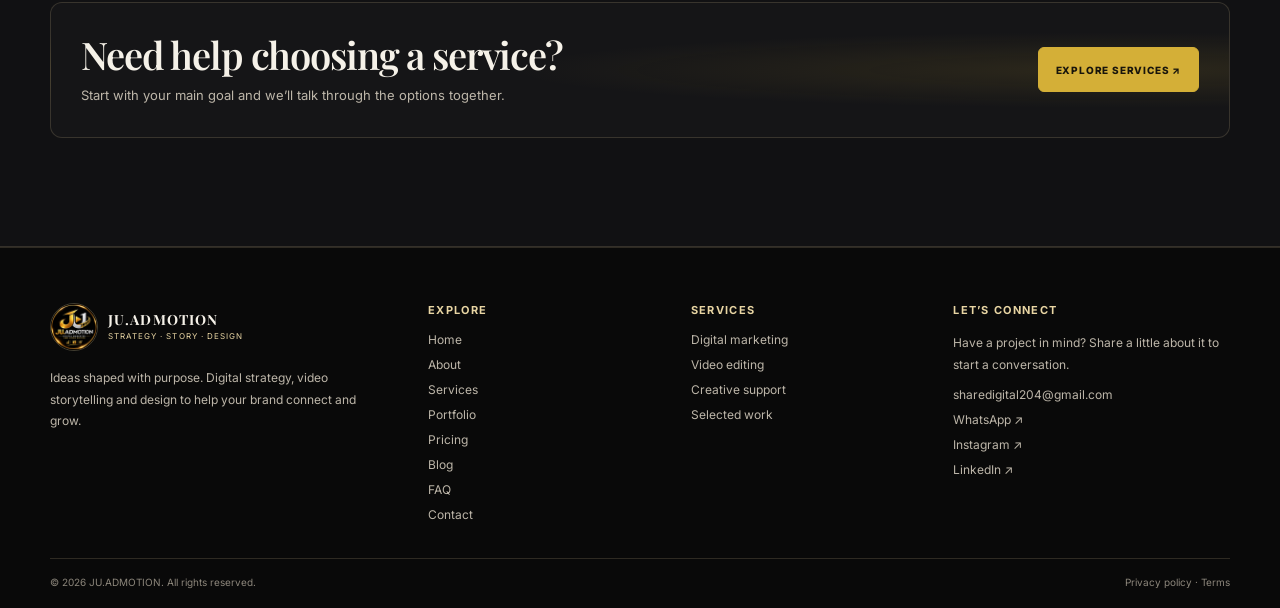
<file: contact.html>
<!doctype html>
<html lang="en">
<head>
  <meta charset="utf-8">
  <meta name="viewport" content="width=device-width, initial-scale=1">
  <meta name="theme-color" content="#0d0d0d">
  <meta name="description" content="Contact JU.ADMOTION about a digital marketing, video editing or creative project.">
  <meta property="og:title" content="Contact JU.ADMOTION">
  <meta property="og:description" content="Tell us about your project and start a conversation with JU.ADMOTION.">
  <meta property="og:type" content="website">
  <title>Contact JU.ADMOTION | Start a Project</title>
  <link rel="icon" href="assets/ju-admotion-logo.webp" type="image/webp">
  <link rel="preconnect" href="https://fonts.googleapis.com">
  <link rel="preconnect" href="https://fonts.gstatic.com" crossorigin>
  <link href="https://fonts.googleapis.com/css2?family=Inter:wght@400;500;600;700;800&family=Playfair+Display:wght@500;600;700&display=swap" rel="stylesheet">
  <link rel="stylesheet" href="css/pages.css">
  <script src="js/pages.js" defer></script>
</head>
<body>
  <div id="site-header"></div>
  <main>
    <section class="page-hero"><div class="page-wrap"><div class="page-eyebrow">Get in touch</div><h1>Let’s talk about <span>your project.</span></h1><p>Share the essentials below. Your enquiry will open as a WhatsApp draft so you can review it and choose whether to send it. We do not store form submissions on this website.</p></div></section>
    <section class="page-section">
      <div class="page-wrap page-split" style="align-items:start">
        <div class="page-card">
          <h2 style="margin:0 0 20px;font:600 29px var(--page-display)">Tell us what you have in mind</h2>
          <form class="page-form" id="enquiryForm">
            <div class="page-form-grid">
              <div class="page-field"><label for="contactName">Name</label><input id="contactName" name="name" autocomplete="name" required maxlength="100" placeholder="Your name"></div>
              <div class="page-field"><label for="contactPhone">Phone</label><input id="contactPhone" name="phone" type="tel" autocomplete="tel" required maxlength="30" placeholder="+91 …"></div>
              <div class="page-field"><label for="contactEmail">Email</label><input id="contactEmail" name="email" type="email" autocomplete="email" required maxlength="254" placeholder="you@example.com"></div>
              <div class="page-field"><label for="contactService">Service</label><select id="contactService" name="service" required><option value="">Choose a service</option><option>Digital marketing</option><option>Video editing</option><option>Creative design</option><option>Not sure yet</option></select></div>
              <div class="page-field full"><label for="contactBudget">Approximate budget</label><select id="contactBudget" name="budget"><option value="">Prefer to discuss</option><option>Under ₹5,000</option><option>₹5,000–₹15,000</option><option>₹15,000–₹30,000</option><option>₹30,000+</option></select></div>
              <div class="page-field full"><label for="contactMessage">Project details</label><textarea id="contactMessage" name="message" required maxlength="1500" placeholder="What are you looking to create or improve?"></textarea></div>
            </div>
            <button class="page-button" type="submit">Prepare WhatsApp enquiry ↗</button>
            <p class="page-form-status" id="formStatus" role="status" aria-live="polite"></p>
            <p style="margin:0;color:var(--page-muted);font-size:11px;line-height:1.7">Your details are placed into a WhatsApp message draft only after you submit. Please don’t include sensitive information.</p>
          </form>
        </div>
        <aside class="page-copy">
          <div class="page-eyebrow">Direct contact</div><h2>Let’s connect.</h2><p>Prefer to reach out directly? Use WhatsApp or email and share a short description of the project.</p>
          <ul class="page-list"><li><strong>WhatsApp:</strong> <a href="https://wa.me/919451445603" target="_blank" rel="noopener noreferrer">+91 94514 45603 ↗</a></li><li><strong>Email:</strong> <a href="mailto:sharedigital204@gmail.com">sharedigital204@gmail.com</a></li><li><strong>Instagram:</strong> <a href="https://www.instagram.com/ju.admotion/" target="_blank" rel="noopener noreferrer">@ju.admotion ↗</a></li><li><strong>LinkedIn:</strong> <a href="https://www.linkedin.com/in/aman-prajapati-b5b3742b1" target="_blank" rel="noopener noreferrer">Connect with Aman ↗</a></li></ul>
          <div class="page-note">Online enquiry is available across locations. A physical office address has not been provided, so no map is shown.</div>
        </aside>
      </div>
    </section>
    <section class="page-section alt"><div class="page-wrap page-cta"><div><h2>Need help choosing a service?</h2><p>Start with your main goal and we’ll talk through the options together.</p></div><a class="page-button" href="services.html">Explore services ↗</a></div></section>
  </main>
  <div id="site-footer"></div>
</body>
</html>
</file>
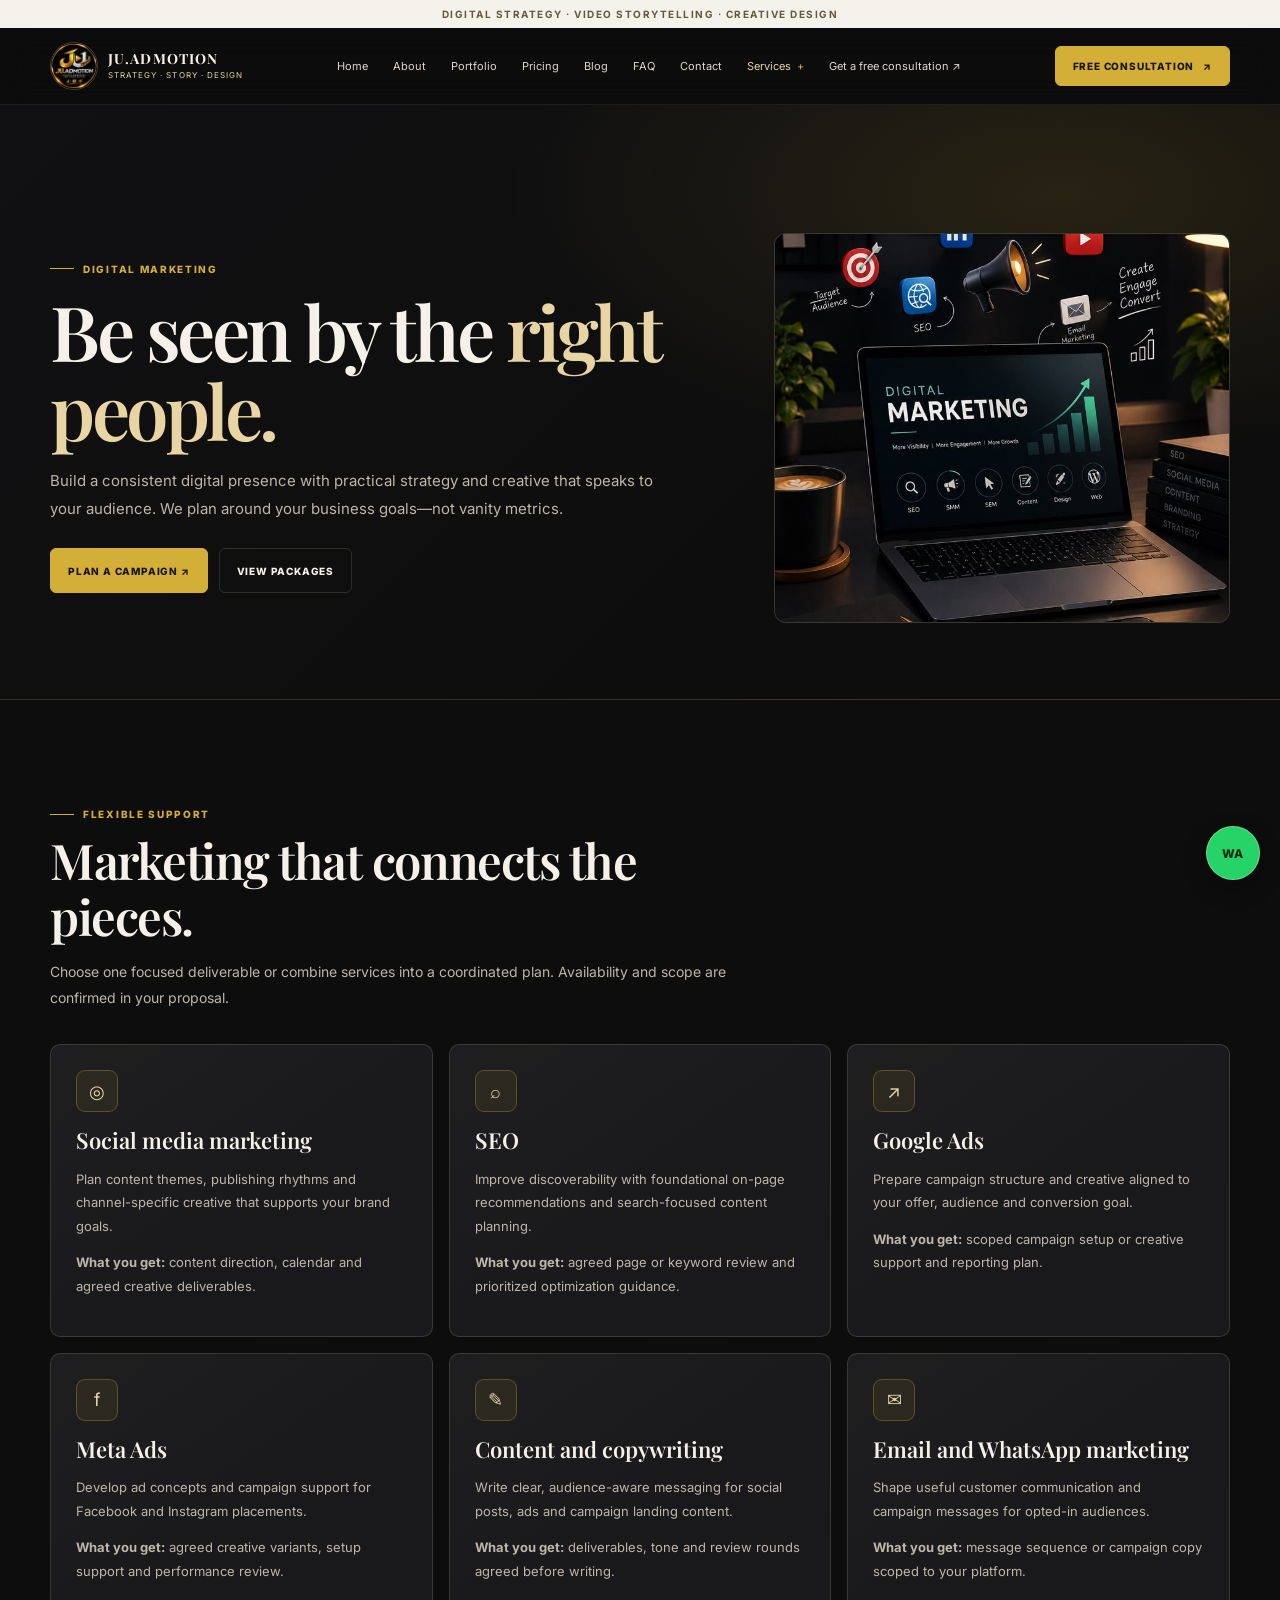
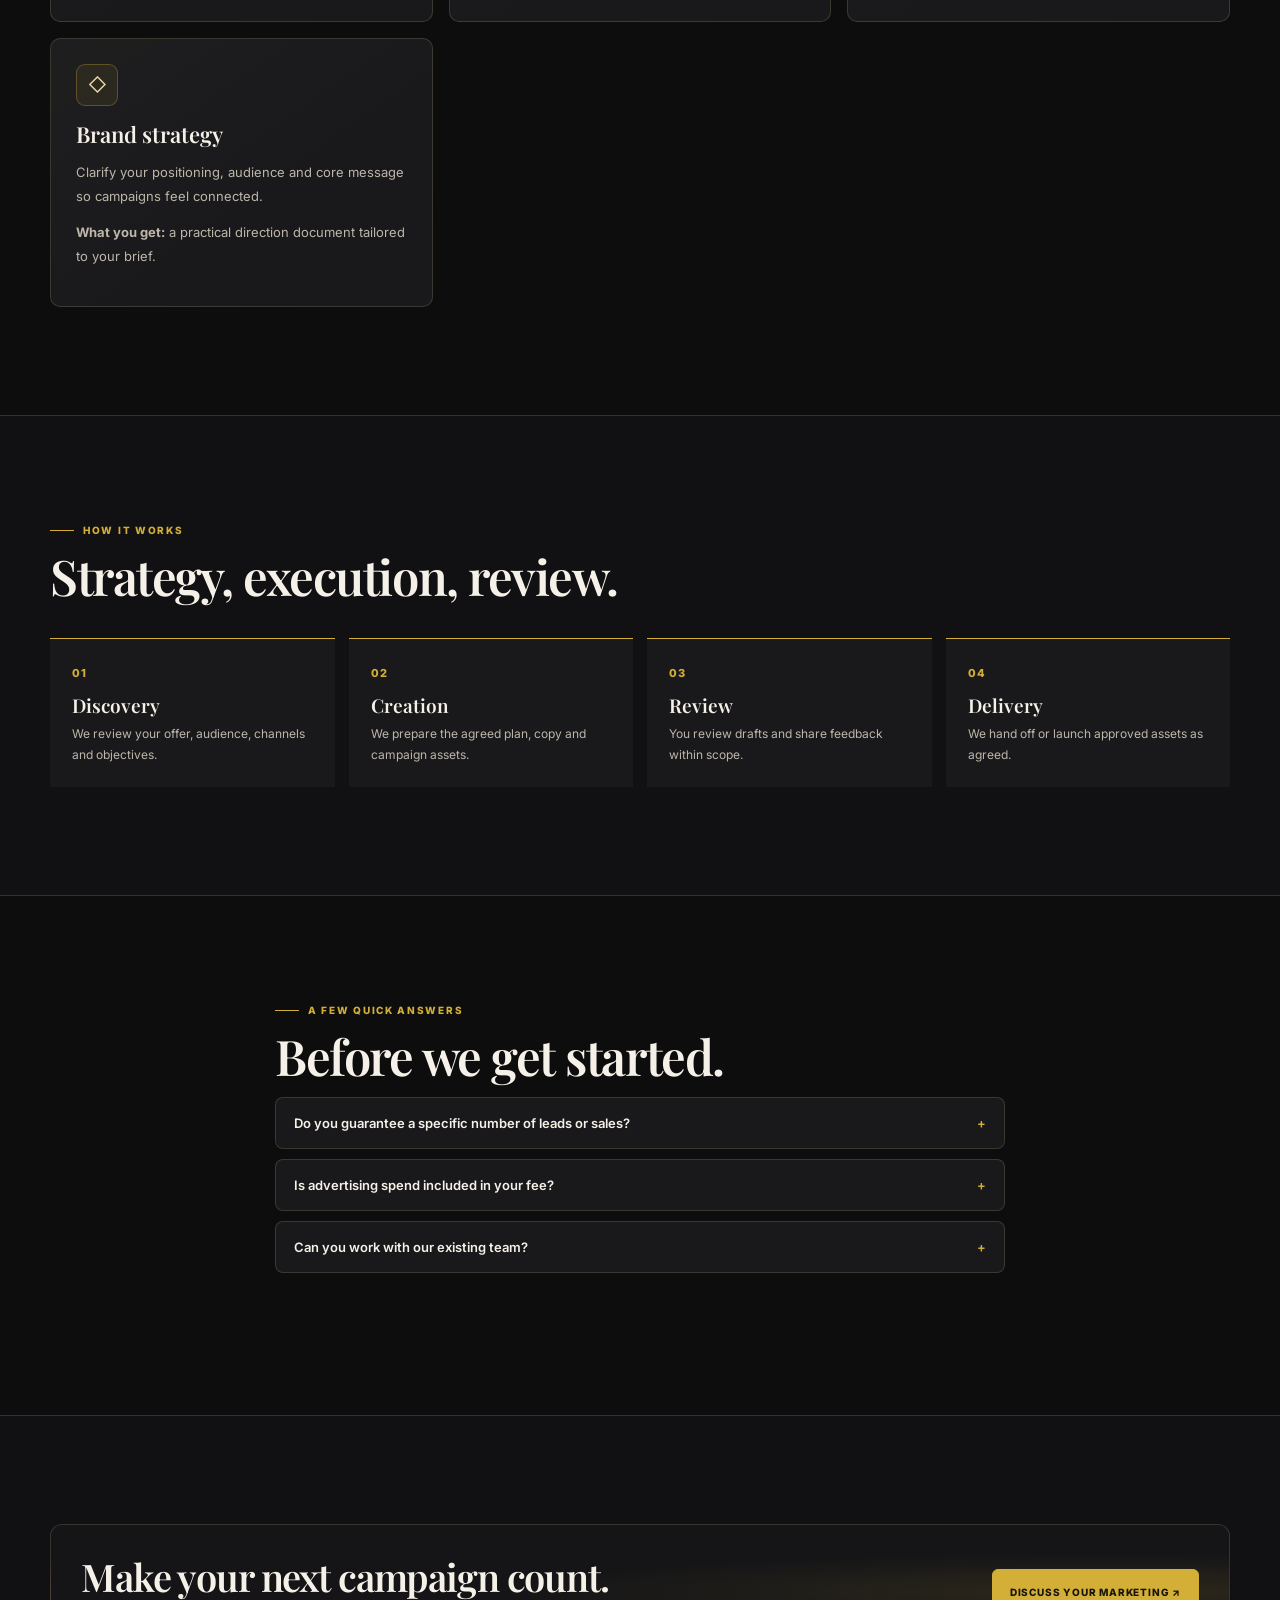
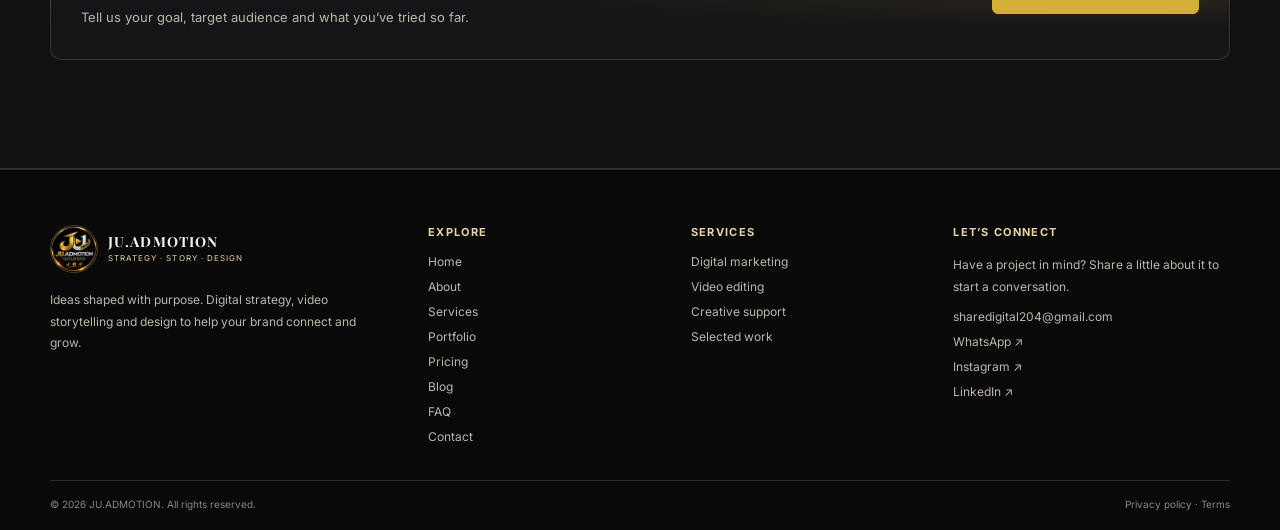
<file: digital-marketing.html>
<!doctype html>
<html lang="en">
<head>
  <meta charset="utf-8">
  <meta name="viewport" content="width=device-width, initial-scale=1">
  <meta name="theme-color" content="#0d0d0d">
  <meta name="description" content="Digital marketing support from JU.ADMOTION: social media, SEO, paid ads, content and brand strategy.">
  <meta property="og:title" content="Digital Marketing | JU.ADMOTION">
  <meta property="og:description" content="Audience-first digital marketing services for growing brands.">
  <meta property="og:type" content="website">
  <title>Digital Marketing Services | JU.ADMOTION</title>
  <link rel="icon" href="assets/ju-admotion-logo.webp" type="image/webp">
  <link rel="preconnect" href="https://fonts.googleapis.com">
  <link rel="preconnect" href="https://fonts.gstatic.com" crossorigin>
  <link href="https://fonts.googleapis.com/css2?family=Inter:wght@400;500;600;700;800&family=Playfair+Display:wght@500;600;700&display=swap" rel="stylesheet">
  <link rel="stylesheet" href="css/pages.css">
  <script src="js/pages.js" defer></script>
</head>
<body>
  <div id="site-header"></div>
  <main>
    <section class="page-hero">
      <div class="page-wrap page-hero-grid">
        <div><div class="page-eyebrow">Digital marketing</div><h1>Be seen by the <span>right people.</span></h1><p>Build a consistent digital presence with practical strategy and creative that speaks to your audience. We plan around your business goals—not vanity metrics.</p><div class="page-hero-actions"><a class="page-button" href="contact.html?service=Digital%20marketing">Plan a campaign ↗</a><a class="page-button secondary" href="pricing.html">View packages</a></div></div>
        <img class="page-hero-media" src="assets/digital-marketing-photo.jpg" alt="Digital marketing planning and campaign work" width="683" height="1024">
      </div>
    </section>
    <section class="page-section">
      <div class="page-wrap">
        <div class="page-section-heading"><div class="page-eyebrow">Flexible support</div><h2>Marketing that connects the pieces.</h2><p>Choose one focused deliverable or combine services into a coordinated plan. Availability and scope are confirmed in your proposal.</p></div>
        <div class="page-grid">
          <article class="page-card"><div class="page-icon">◎</div><h3>Social media marketing</h3><p>Plan content themes, publishing rhythms and channel-specific creative that supports your brand goals.</p><p><strong>What you get:</strong> content direction, calendar and agreed creative deliverables.</p></article>
          <article class="page-card"><div class="page-icon">⌕</div><h3>SEO</h3><p>Improve discoverability with foundational on-page recommendations and search-focused content planning.</p><p><strong>What you get:</strong> agreed page or keyword review and prioritized optimization guidance.</p></article>
          <article class="page-card"><div class="page-icon">↗</div><h3>Google Ads</h3><p>Prepare campaign structure and creative aligned to your offer, audience and conversion goal.</p><p><strong>What you get:</strong> scoped campaign setup or creative support and reporting plan.</p></article>
          <article class="page-card"><div class="page-icon">f</div><h3>Meta Ads</h3><p>Develop ad concepts and campaign support for Facebook and Instagram placements.</p><p><strong>What you get:</strong> agreed creative variants, setup support and performance review.</p></article>
          <article class="page-card"><div class="page-icon">✎</div><h3>Content and copywriting</h3><p>Write clear, audience-aware messaging for social posts, ads and campaign landing content.</p><p><strong>What you get:</strong> deliverables, tone and review rounds agreed before writing.</p></article>
          <article class="page-card"><div class="page-icon">✉</div><h3>Email and WhatsApp marketing</h3><p>Shape useful customer communication and campaign messages for opted-in audiences.</p><p><strong>What you get:</strong> message sequence or campaign copy scoped to your platform.</p></article>
          <article class="page-card"><div class="page-icon">◇</div><h3>Brand strategy</h3><p>Clarify your positioning, audience and core message so campaigns feel connected.</p><p><strong>What you get:</strong> a practical direction document tailored to your brief.</p></article>
        </div>
      </div>
    </section>
    <section class="page-section alt">
      <div class="page-wrap">
        <div class="page-section-heading"><div class="page-eyebrow">How it works</div><h2>Strategy, execution, review.</h2></div>
        <div class="page-steps"><article class="page-step"><h3>Discovery</h3><p>We review your offer, audience, channels and objectives.</p></article><article class="page-step"><h3>Creation</h3><p>We prepare the agreed plan, copy and campaign assets.</p></article><article class="page-step"><h3>Review</h3><p>You review drafts and share feedback within scope.</p></article><article class="page-step"><h3>Delivery</h3><p>We hand off or launch approved assets as agreed.</p></article></div>
      </div>
    </section>
    <section class="page-section">
      <div class="page-wrap page-section-heading"><div class="page-eyebrow">A few quick answers</div><h2>Before we get started.</h2>
        <div class="faq-list">
          <details class="faq-item"><summary>Do you guarantee a specific number of leads or sales?</summary><div class="faq-answer">No. Outcomes depend on the offer, audience, budget, timing and other factors. We agree on measurable goals and report transparently without promising results we cannot control.</div></details>
          <details class="faq-item"><summary>Is advertising spend included in your fee?</summary><div class="faq-answer">No. Platform ad spend is paid separately by the client. The management scope and budget are agreed before campaigns begin.</div></details>
          <details class="faq-item"><summary>Can you work with our existing team?</summary><div class="faq-answer">Yes. We can scope creative, planning or campaign support to complement your internal team or other partners.</div></details>
        </div>
      </div>
    </section>
    <section class="page-section alt"><div class="page-wrap page-cta"><div><h2>Make your next campaign count.</h2><p>Tell us your goal, target audience and what you’ve tried so far.</p></div><a class="page-button" href="contact.html?service=Digital%20marketing">Discuss your marketing ↗</a></div></section>
  </main>
  <div id="site-footer"></div>
</body>
</html>
</file>
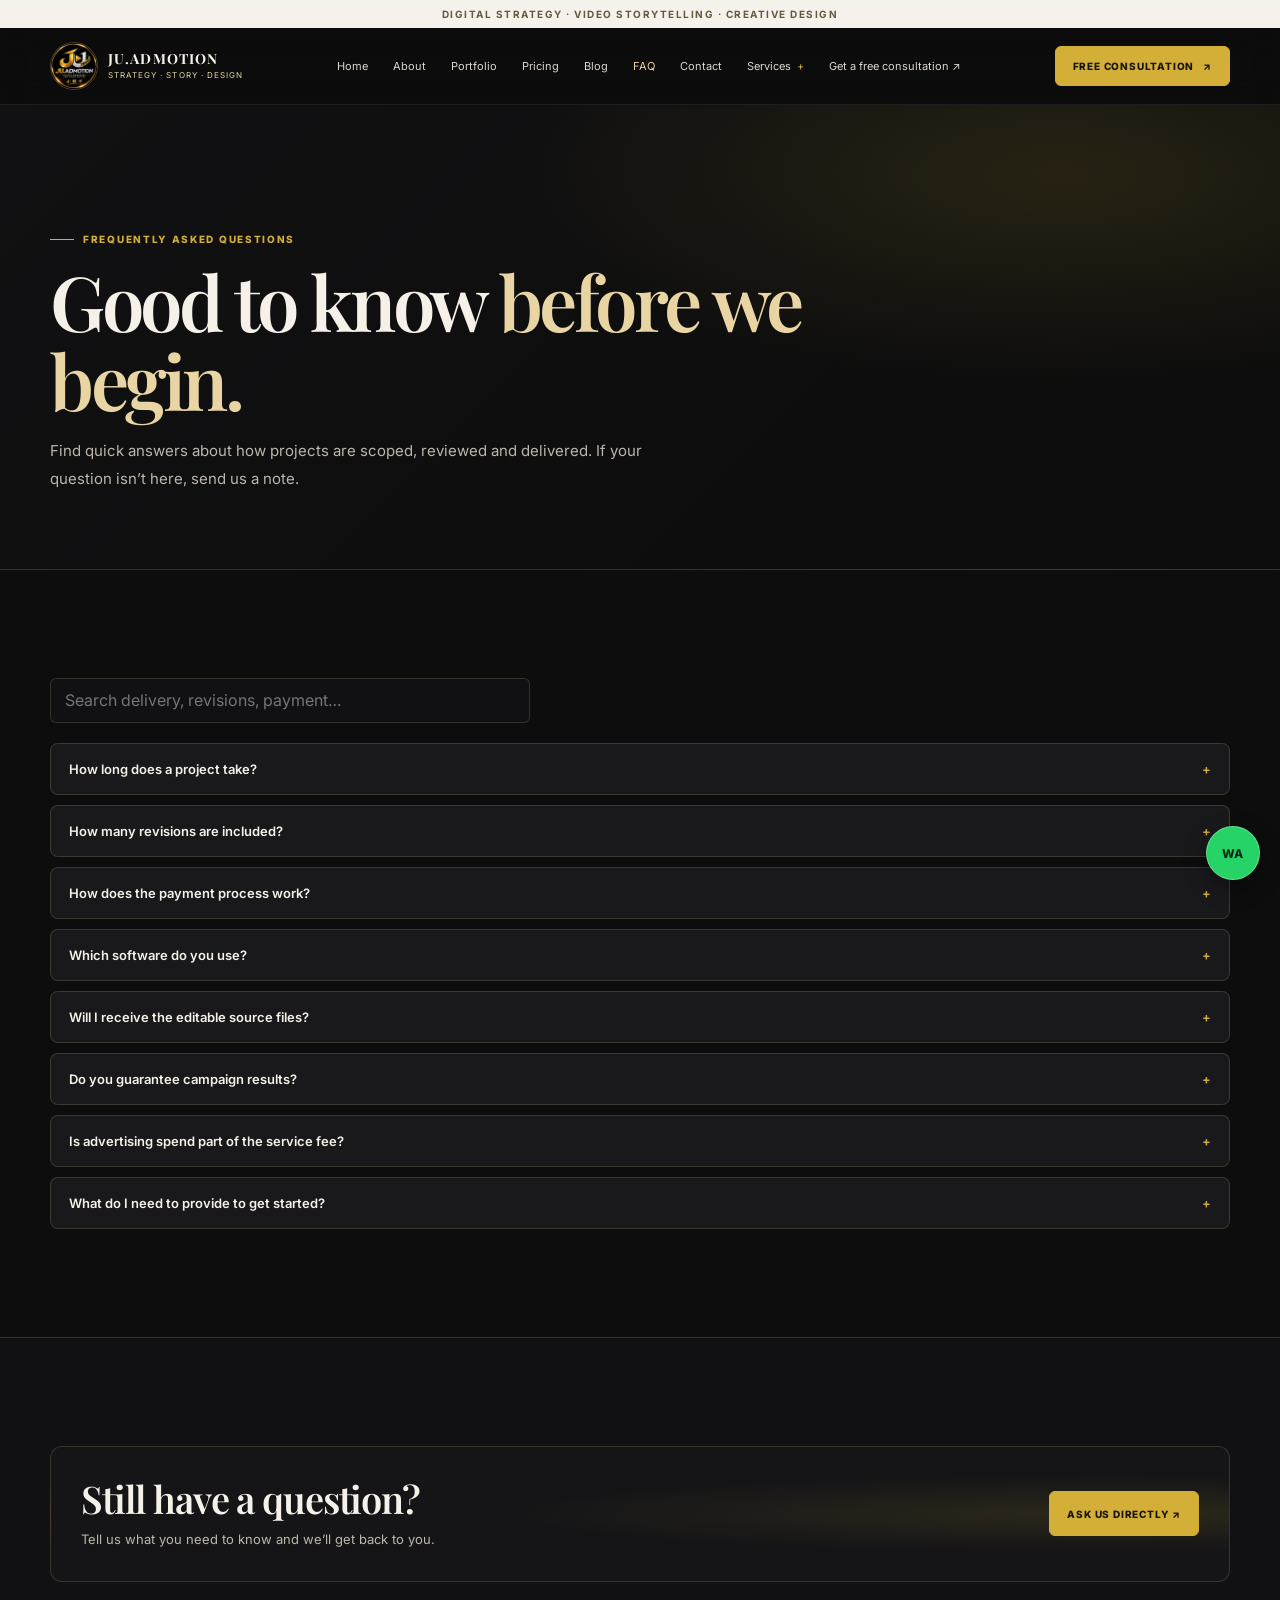
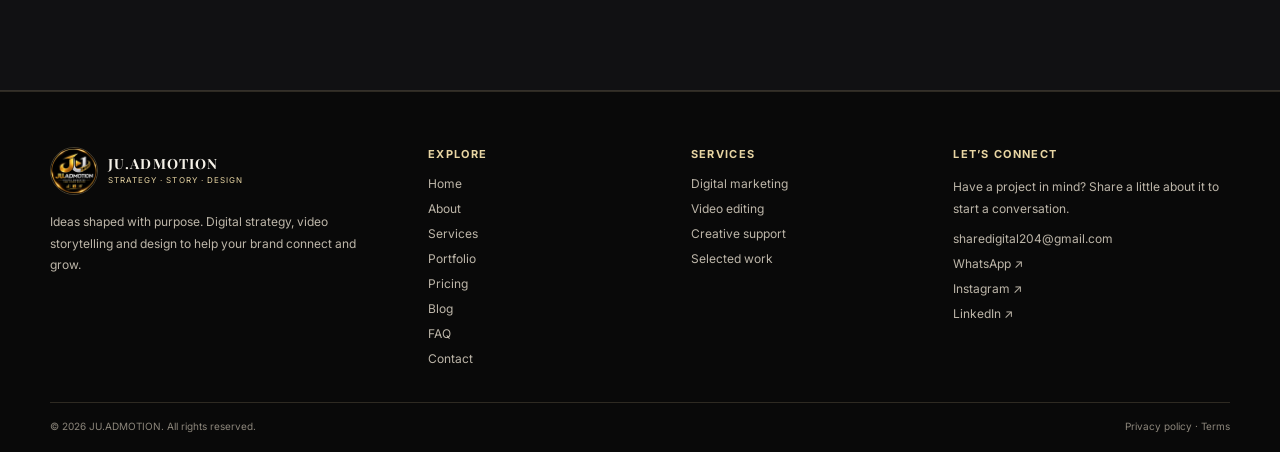
<file: faq.html>
<!doctype html>
<html lang="en">
<head>
  <meta charset="utf-8">
  <meta name="viewport" content="width=device-width, initial-scale=1">
  <meta name="theme-color" content="#0d0d0d">
  <meta name="description" content="Answers to common questions about JU.ADMOTION services, delivery time, revisions, payment and source files.">
  <meta property="og:title" content="Frequently Asked Questions | JU.ADMOTION">
  <meta property="og:description" content="Find out how projects, reviews, delivery and payments work.">
  <meta property="og:type" content="website">
  <title>FAQ | JU.ADMOTION</title>
  <link rel="icon" href="assets/ju-admotion-logo.webp" type="image/webp">
  <link rel="preconnect" href="https://fonts.googleapis.com">
  <link rel="preconnect" href="https://fonts.gstatic.com" crossorigin>
  <link href="https://fonts.googleapis.com/css2?family=Inter:wght@400;500;600;700;800&family=Playfair+Display:wght@500;600;700&display=swap" rel="stylesheet">
  <link rel="stylesheet" href="css/pages.css">
  <script src="js/pages.js" defer></script>
</head>
<body>
  <div id="site-header"></div>
  <main>
    <section class="page-hero"><div class="page-wrap"><div class="page-eyebrow">Frequently asked questions</div><h1>Good to know <span>before we begin.</span></h1><p>Find quick answers about how projects are scoped, reviewed and delivered. If your question isn’t here, send us a note.</p></div></section>
    <section class="page-section">
      <div class="page-wrap">
        <input class="page-search" type="search" id="faqSearch" placeholder="Search delivery, revisions, payment…" aria-label="Search frequently asked questions">
        <div class="faq-list">
          <details class="faq-item"><summary>How long does a project take?</summary><div class="faq-answer">Turnaround varies with the deliverables, footage or campaign complexity, and feedback timing. We’ll confirm a project timeline in writing before work begins.</div></details>
          <details class="faq-item"><summary>How many revisions are included?</summary><div class="faq-answer">Revision rounds depend on the chosen package or agreed scope. The proposal will state the number of rounds and how to submit feedback.</div></details>
          <details class="faq-item"><summary>How does the payment process work?</summary><div class="faq-answer">Payment milestones and accepted methods are listed in your proposal or invoice. A project starts once the scope and initial payment terms are approved.</div></details>
          <details class="faq-item"><summary>Which software do you use?</summary><div class="faq-answer">Depending on the brief, we work with tools including Premiere Pro, After Effects, DaVinci Resolve, Photoshop, Meta Ads Manager and Google Ads.</div></details>
          <details class="faq-item"><summary>Will I receive the editable source files?</summary><div class="faq-answer">Final exports are included as specified in your scope. Editable project files can be discussed in advance and may require an additional handoff fee.</div></details>
          <details class="faq-item"><summary>Do you guarantee campaign results?</summary><div class="faq-answer">No. Performance depends on many factors outside a creative partner’s control. We can agree on goals, track relevant indicators and make informed adjustments without promising a specific result.</div></details>
          <details class="faq-item"><summary>Is advertising spend part of the service fee?</summary><div class="faq-answer">No. Media spend is separate and paid directly to the platform by the client. We agree any management fee and campaign budget before launch.</div></details>
          <details class="faq-item"><summary>What do I need to provide to get started?</summary><div class="faq-answer">A short brief, your objectives, intended audience, relevant brand assets, references and timing are a useful starting point. We’ll follow up if we need anything else.</div></details>
        </div>
        <p id="faqNoResults" class="page-note" hidden>No questions match that search. Try another term or <a href="contact.html">contact us</a>.</p>
      </div>
    </section>
    <section class="page-section alt"><div class="page-wrap page-cta"><div><h2>Still have a question?</h2><p>Tell us what you need to know and we’ll get back to you.</p></div><a class="page-button" href="contact.html">Ask us directly ↗</a></div></section>
  </main>
  <div id="site-footer"></div>
</body>
</html>
</file>
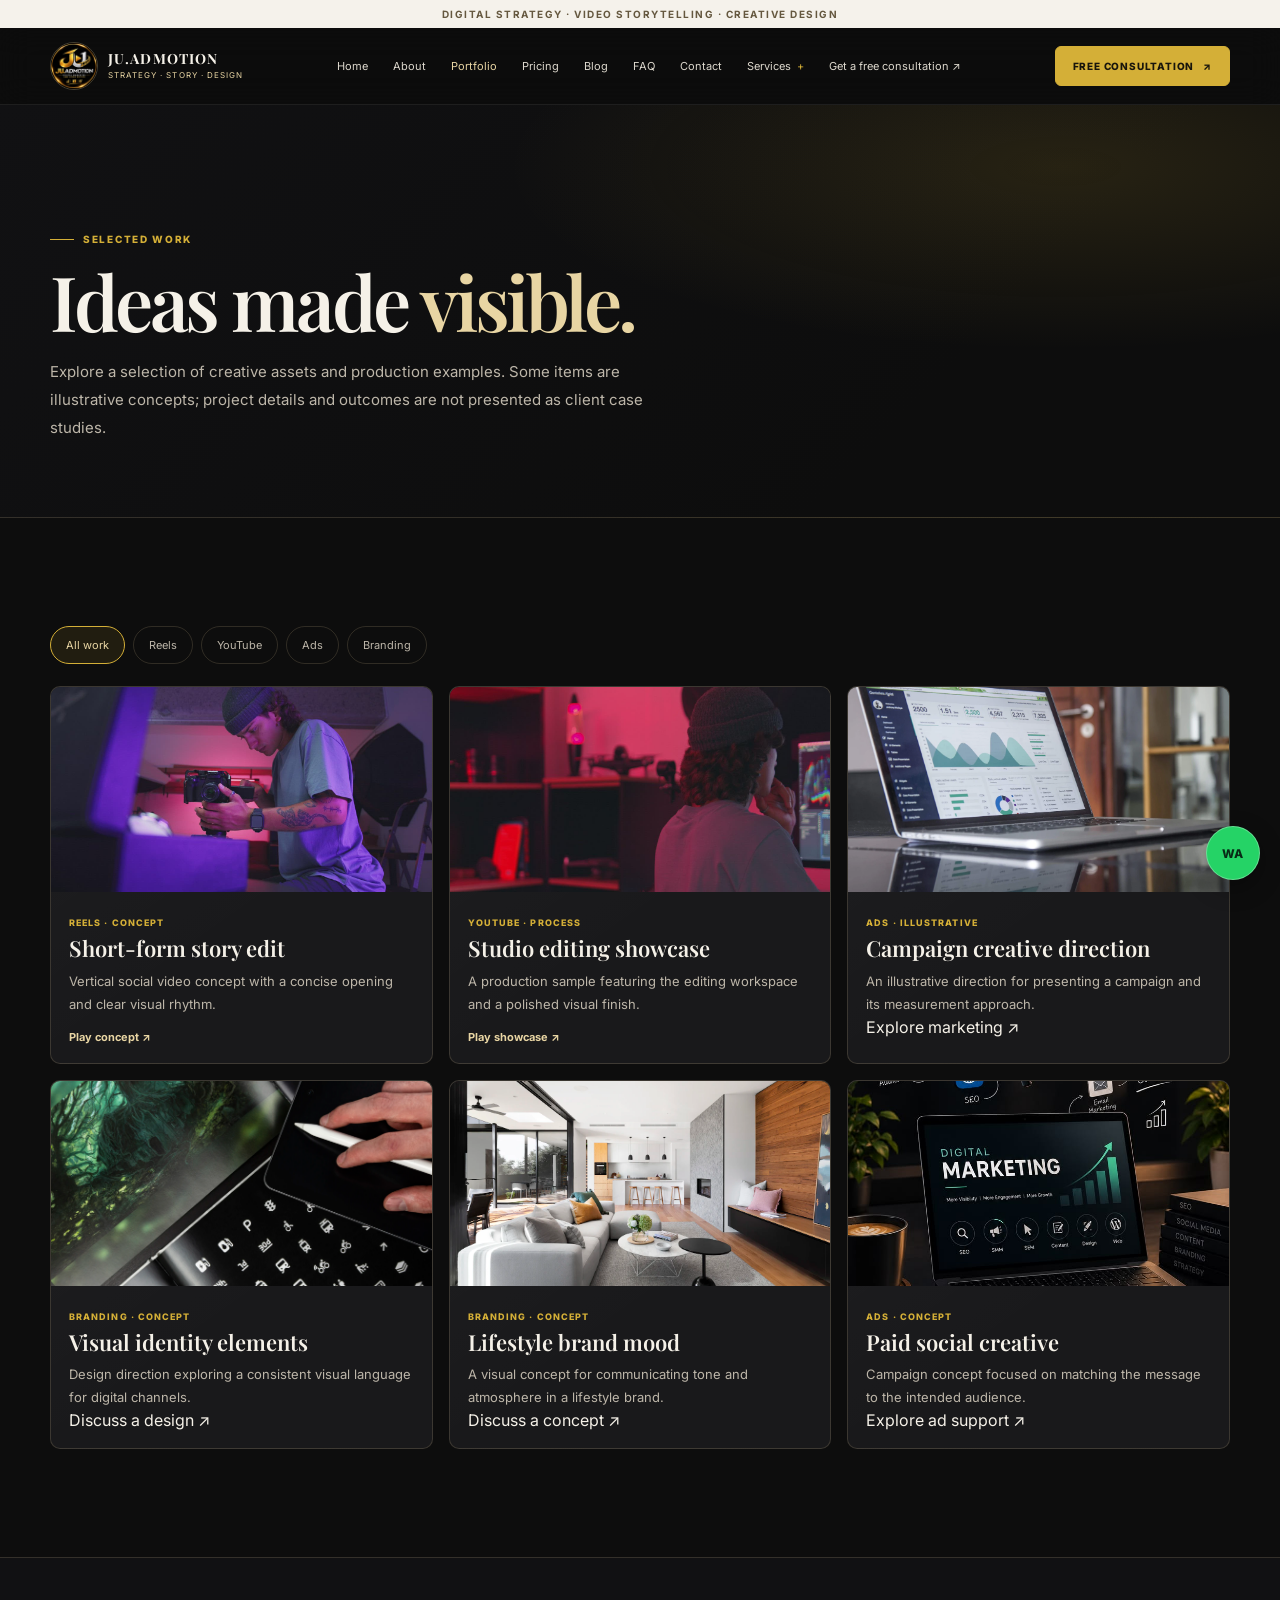
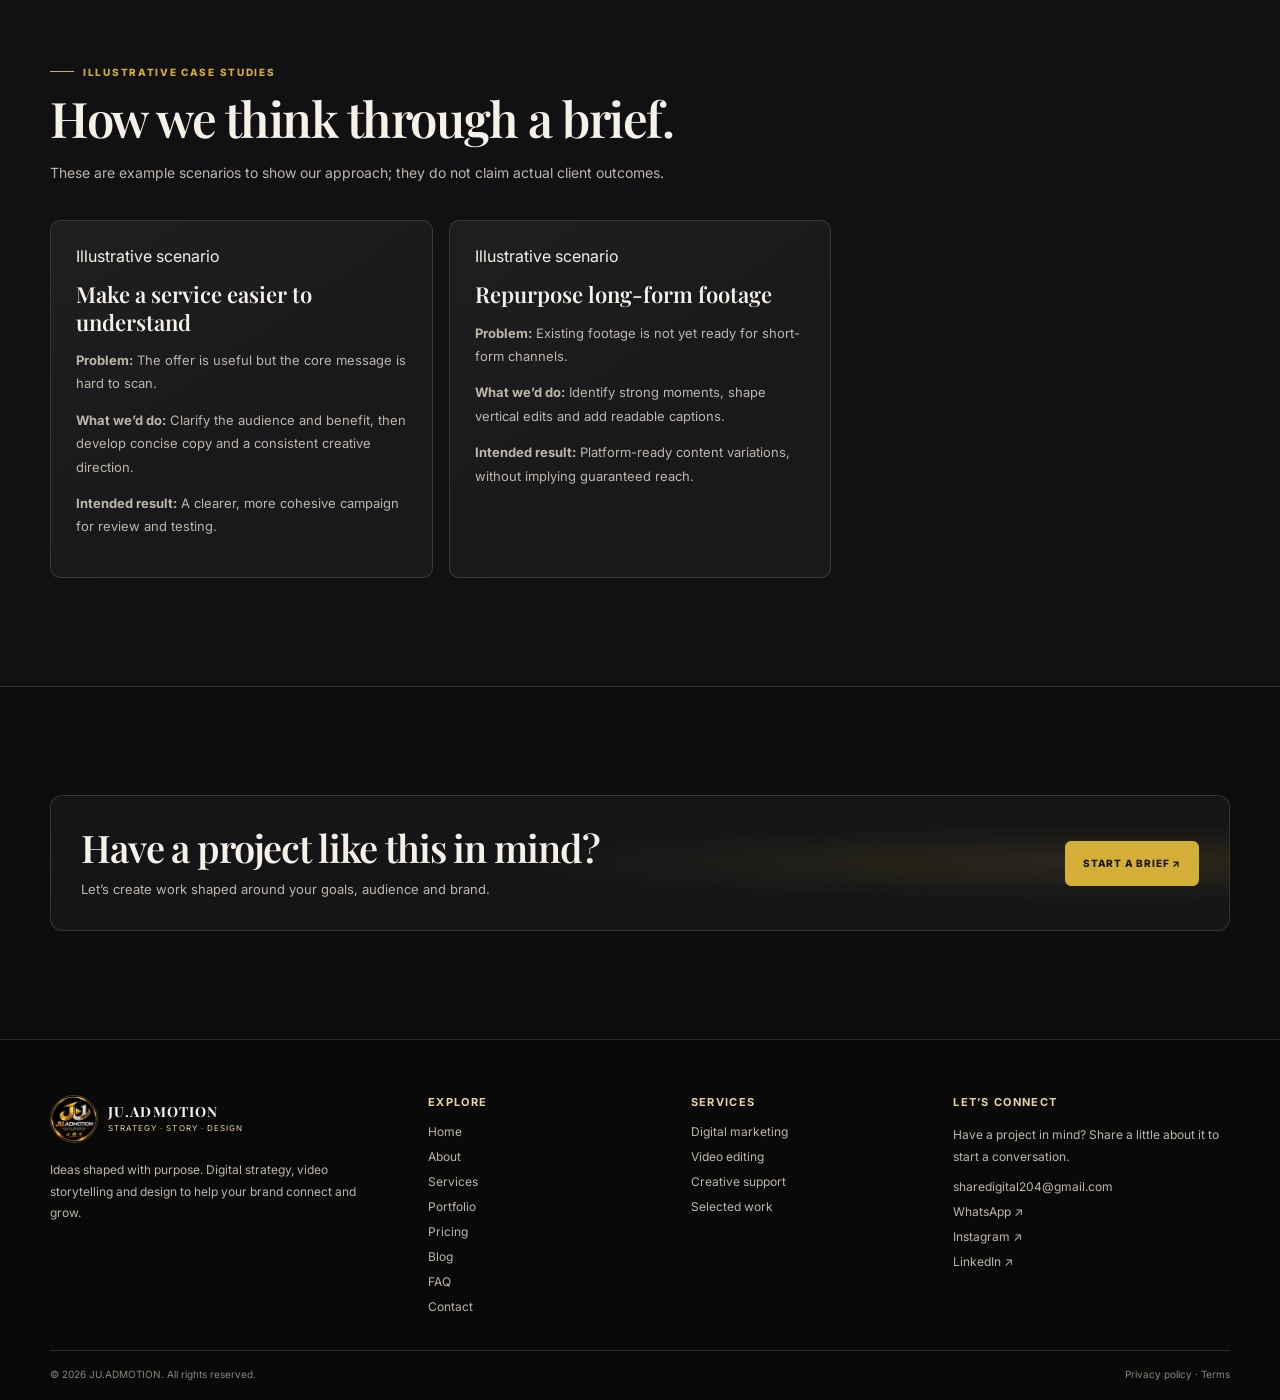
<file: portfolio.html>
<!doctype html>
<html lang="en">
<head>
  <meta charset="utf-8">
  <meta name="viewport" content="width=device-width, initial-scale=1">
  <meta name="theme-color" content="#0d0d0d">
  <meta name="description" content="Explore selected video, creative and campaign concepts from JU.ADMOTION.">
  <meta property="og:title" content="Selected Work | JU.ADMOTION">
  <meta property="og:description" content="A selection of creative work and illustrative concepts from JU.ADMOTION.">
  <meta property="og:type" content="website">
  <title>Portfolio | JU.ADMOTION</title>
  <link rel="icon" href="assets/ju-admotion-logo.webp" type="image/webp">
  <link rel="preconnect" href="https://fonts.googleapis.com">
  <link rel="preconnect" href="https://fonts.gstatic.com" crossorigin>
  <link href="https://fonts.googleapis.com/css2?family=Inter:wght@400;500;600;700;800&family=Playfair+Display:wght@500;600;700&display=swap" rel="stylesheet">
  <link rel="stylesheet" href="css/pages.css">
  <script src="js/pages.js" defer></script>
</head>
<body>
  <div id="site-header"></div>
  <main>
    <section class="page-hero"><div class="page-wrap"><div class="page-eyebrow">Selected work</div><h1>Ideas made <span>visible.</span></h1><p>Explore a selection of creative assets and production examples. Some items are illustrative concepts; project details and outcomes are not presented as client case studies.</p></div></section>
    <section class="page-section">
      <div class="page-wrap">
        <div class="page-filter-row" aria-label="Filter portfolio by category">
          <button class="page-filter" type="button" data-filter="all" aria-pressed="true">All work</button>
          <button class="page-filter" type="button" data-filter="reels" aria-pressed="false">Reels</button>
          <button class="page-filter" type="button" data-filter="youtube" aria-pressed="false">YouTube</button>
          <button class="page-filter" type="button" data-filter="ads" aria-pressed="false">Ads</button>
          <button class="page-filter" type="button" data-filter="branding" aria-pressed="false">Branding</button>
        </div>
        <div class="page-grid">
          <article class="page-card portfolio-card" data-category="reels"><img src="assets/creative-demo-production-poster.jpg" alt="Camera and production setup for a short-form video concept" width="1280" height="720" loading="lazy"><div class="portfolio-card-content"><span class="page-filter-tag">Reels · Concept</span><h3>Short-form story edit</h3><p>Vertical social video concept with a concise opening and clear visual rhythm.</p><button type="button" data-video="assets/creative-demo-production.mp4">Play concept ↗</button></div></article>
          <article class="page-card portfolio-card" data-category="youtube"><img src="assets/creative-studio-editing-poster.jpg" alt="Creative studio scene prepared for a video editing showcase" width="1280" height="720" loading="lazy"><div class="portfolio-card-content"><span class="page-filter-tag">YouTube · Process</span><h3>Studio editing showcase</h3><p>A production sample featuring the editing workspace and a polished visual finish.</p><button type="button" data-video="assets/creative-studio-editing.mp4">Play showcase ↗</button></div></article>
          <article class="page-card portfolio-card" data-category="ads"><img src="assets/analytics-dashboard.webp" alt="Analytics dashboard used to illustrate campaign measurement" width="1200" height="800" loading="lazy"><div class="portfolio-card-content"><span class="page-filter-tag">Ads · Illustrative</span><h3>Campaign creative direction</h3><p>An illustrative direction for presenting a campaign and its measurement approach.</p><a href="digital-marketing.html">Explore marketing ↗</a></div></article>
          <article class="page-card portfolio-card" data-category="branding"><img src="assets/hero-design.webp" alt="Digital illustration in progress on a graphics tablet" width="1600" height="1000" loading="lazy"><div class="portfolio-card-content"><span class="page-filter-tag">Branding · Concept</span><h3>Visual identity elements</h3><p>Design direction exploring a consistent visual language for digital channels.</p><a href="contact.html?service=Creative%20design">Discuss a design ↗</a></div></article>
          <article class="page-card portfolio-card" data-category="branding"><img src="assets/portfolio-home.webp" alt="Interior styling reference used in a creative visual concept" width="1200" height="800" loading="lazy"><div class="portfolio-card-content"><span class="page-filter-tag">Branding · Concept</span><h3>Lifestyle brand mood</h3><p>A visual concept for communicating tone and atmosphere in a lifestyle brand.</p><a href="contact.html?service=Creative%20design">Discuss a concept ↗</a></div></article>
          <article class="page-card portfolio-card" data-category="ads"><img src="assets/digital-marketing-photo.jpg" alt="Digital marketing campaign planning on a laptop" width="683" height="1024" loading="lazy"><div class="portfolio-card-content"><span class="page-filter-tag">Ads · Concept</span><h3>Paid social creative</h3><p>Campaign concept focused on matching the message to the intended audience.</p><a href="digital-marketing.html">Explore ad support ↗</a></div></article>
        </div>
      </div>
    </section>
    <section class="page-section alt">
      <div class="page-wrap">
        <div class="page-section-heading"><div class="page-eyebrow">Illustrative case studies</div><h2>How we think through a brief.</h2><p>These are example scenarios to show our approach; they do not claim actual client outcomes.</p></div>
        <div class="page-grid">
          <article class="page-card"><span class="page-filter-tag">Illustrative scenario</span><h3>Make a service easier to understand</h3><p><strong>Problem:</strong> The offer is useful but the core message is hard to scan.</p><p><strong>What we’d do:</strong> Clarify the audience and benefit, then develop concise copy and a consistent creative direction.</p><p><strong>Intended result:</strong> A clearer, more cohesive campaign for review and testing.</p></article>
          <article class="page-card"><span class="page-filter-tag">Illustrative scenario</span><h3>Repurpose long-form footage</h3><p><strong>Problem:</strong> Existing footage is not yet ready for short-form channels.</p><p><strong>What we’d do:</strong> Identify strong moments, shape vertical edits and add readable captions.</p><p><strong>Intended result:</strong> Platform-ready content variations, without implying guaranteed reach.</p></article>
        </div>
      </div>
    </section>
    <section class="page-section"><div class="page-wrap page-cta"><div><h2>Have a project like this in mind?</h2><p>Let’s create work shaped around your goals, audience and brand.</p></div><a class="page-button" href="contact.html">Start a brief ↗</a></div></section>
  </main>
  <dialog class="page-lightbox" id="portfolioLightbox" aria-label="Portfolio video preview"><button class="page-lightbox-close" type="button" data-close-dialog>Close ✕</button><video id="lightboxVideo" controls playsinline preload="metadata">Your browser does not support HTML video.</video></dialog>
  <div id="site-footer"></div>
</body>
</html>
</file>
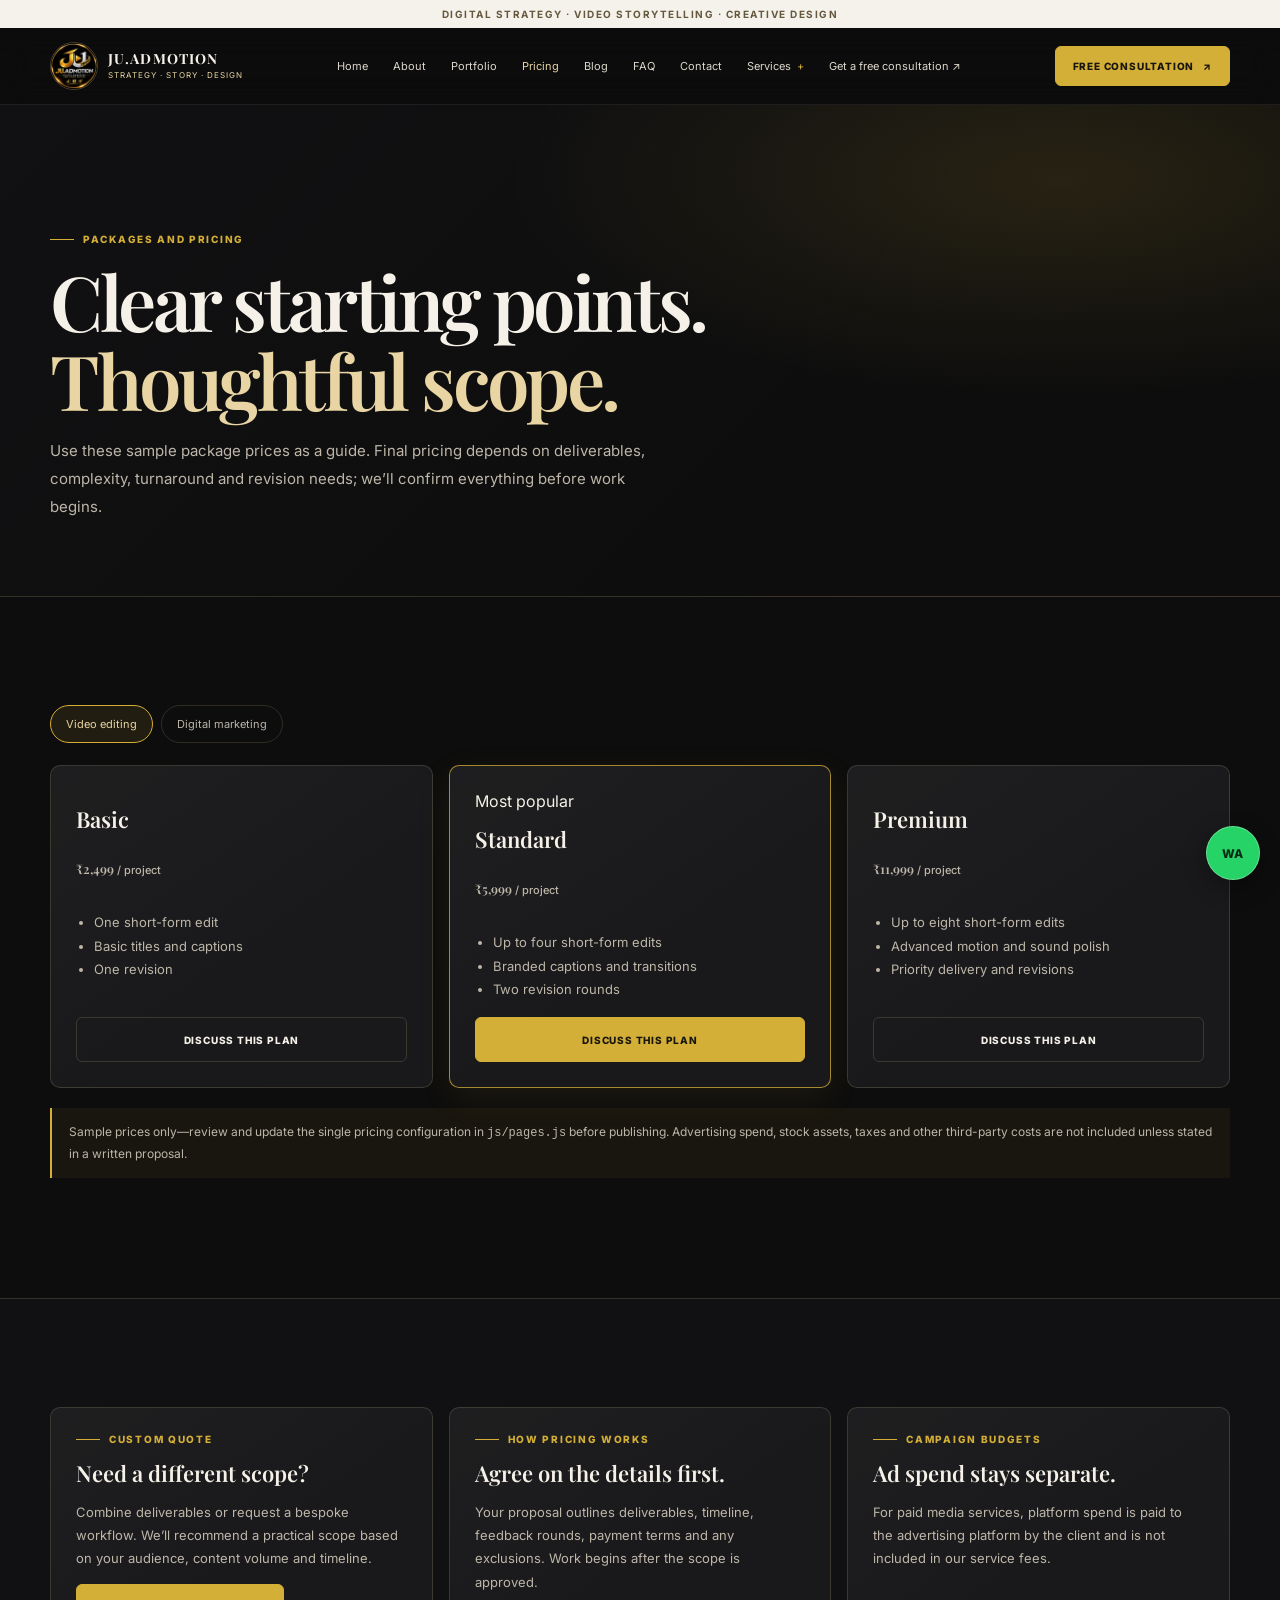
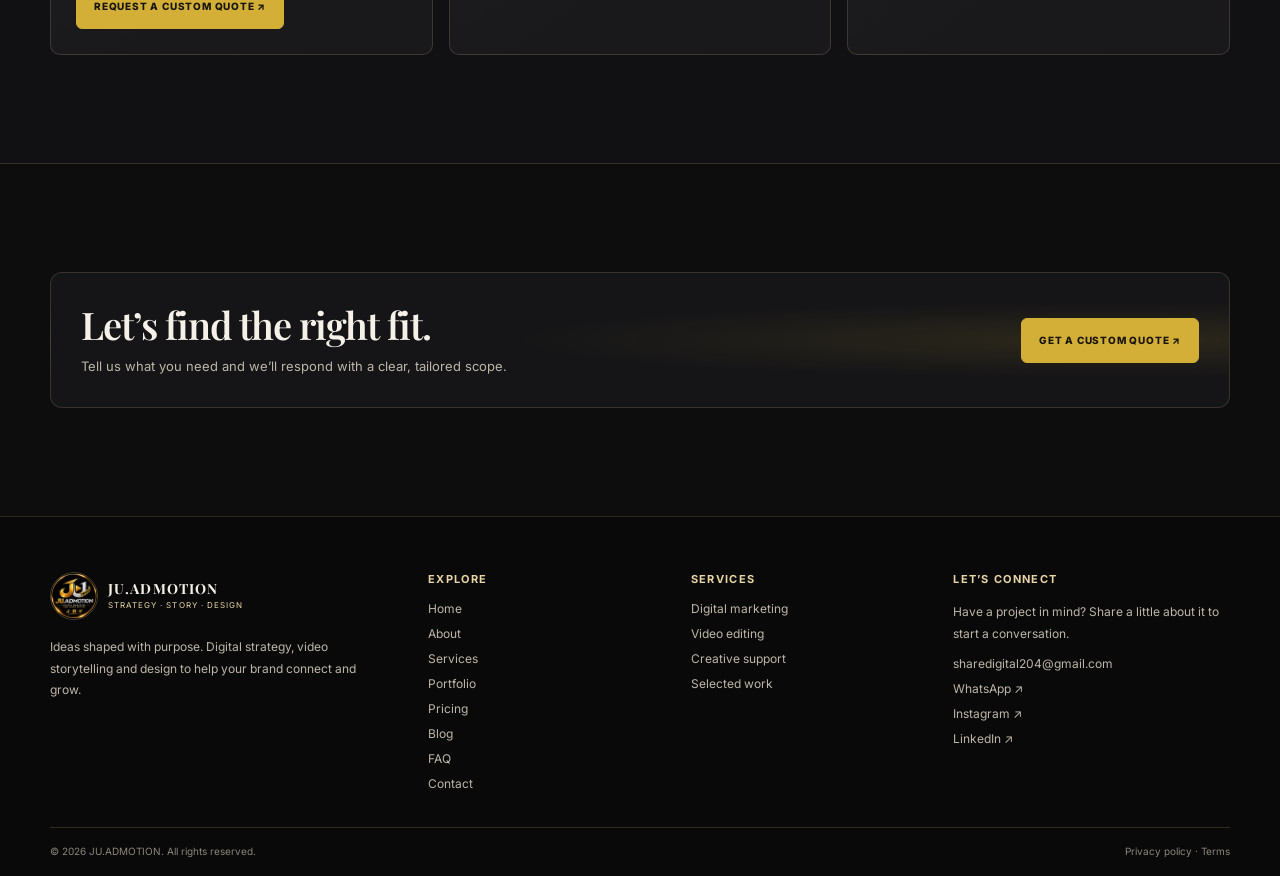
<file: pricing.html>
<!doctype html>
<html lang="en">
<head>
  <meta charset="utf-8">
  <meta name="viewport" content="width=device-width, initial-scale=1">
  <meta name="theme-color" content="#0d0d0d">
  <meta name="description" content="Review indicative JU.ADMOTION video editing and digital marketing package prices. Final scope is confirmed in a custom proposal.">
  <meta property="og:title" content="Pricing | JU.ADMOTION">
  <meta property="og:description" content="Compare starting package examples for video editing and digital marketing.">
  <meta property="og:type" content="website">
  <title>Pricing &amp; Packages | JU.ADMOTION</title>
  <link rel="icon" href="assets/ju-admotion-logo.webp" type="image/webp">
  <link rel="preconnect" href="https://fonts.googleapis.com">
  <link rel="preconnect" href="https://fonts.gstatic.com" crossorigin>
  <link href="https://fonts.googleapis.com/css2?family=Inter:wght@400;500;600;700;800&family=Playfair+Display:wght@500;600;700&display=swap" rel="stylesheet">
  <link rel="stylesheet" href="css/pages.css">
  <script src="js/pages.js" defer></script>
</head>
<body>
  <div id="site-header"></div>
  <main>
    <section class="page-hero"><div class="page-wrap"><div class="page-eyebrow">Packages and pricing</div><h1>Clear starting points.<br><span>Thoughtful scope.</span></h1><p>Use these sample package prices as a guide. Final pricing depends on deliverables, complexity, turnaround and revision needs; we’ll confirm everything before work begins.</p></div></section>
    <section class="page-section">
      <div class="page-wrap">
        <div class="page-tabs" role="tablist" aria-label="Choose a service for pricing">
          <button class="page-tab" type="button" role="tab" aria-selected="true" data-price-tab="video">Video editing</button>
          <button class="page-tab" type="button" role="tab" aria-selected="false" data-price-tab="marketing">Digital marketing</button>
        </div>
        <div class="page-grid" id="pricingGrid" aria-live="polite"></div>
        <p class="page-note" style="margin-top:20px">Sample prices only—review and update the single pricing configuration in <code>js/pages.js</code> before publishing. Advertising spend, stock assets, taxes and other third-party costs are not included unless stated in a written proposal.</p>
      </div>
    </section>
    <section class="page-section alt">
      <div class="page-wrap page-grid">
        <article class="page-card"><div class="page-eyebrow">Custom quote</div><h3>Need a different scope?</h3><p>Combine deliverables or request a bespoke workflow. We’ll recommend a practical scope based on your audience, content volume and timeline.</p><a class="page-button" href="contact.html">Request a custom quote ↗</a></article>
        <article class="page-card"><div class="page-eyebrow">How pricing works</div><h3>Agree on the details first.</h3><p>Your proposal outlines deliverables, timeline, feedback rounds, payment terms and any exclusions. Work begins after the scope is approved.</p></article>
        <article class="page-card"><div class="page-eyebrow">Campaign budgets</div><h3>Ad spend stays separate.</h3><p>For paid media services, platform spend is paid to the advertising platform by the client and is not included in our service fees.</p></article>
      </div>
    </section>
    <section class="page-section"><div class="page-wrap page-cta"><div><h2>Let’s find the right fit.</h2><p>Tell us what you need and we’ll respond with a clear, tailored scope.</p></div><a class="page-button" href="contact.html">Get a custom quote ↗</a></div></section>
  </main>
  <div id="site-footer"></div>
</body>
</html>
</file>
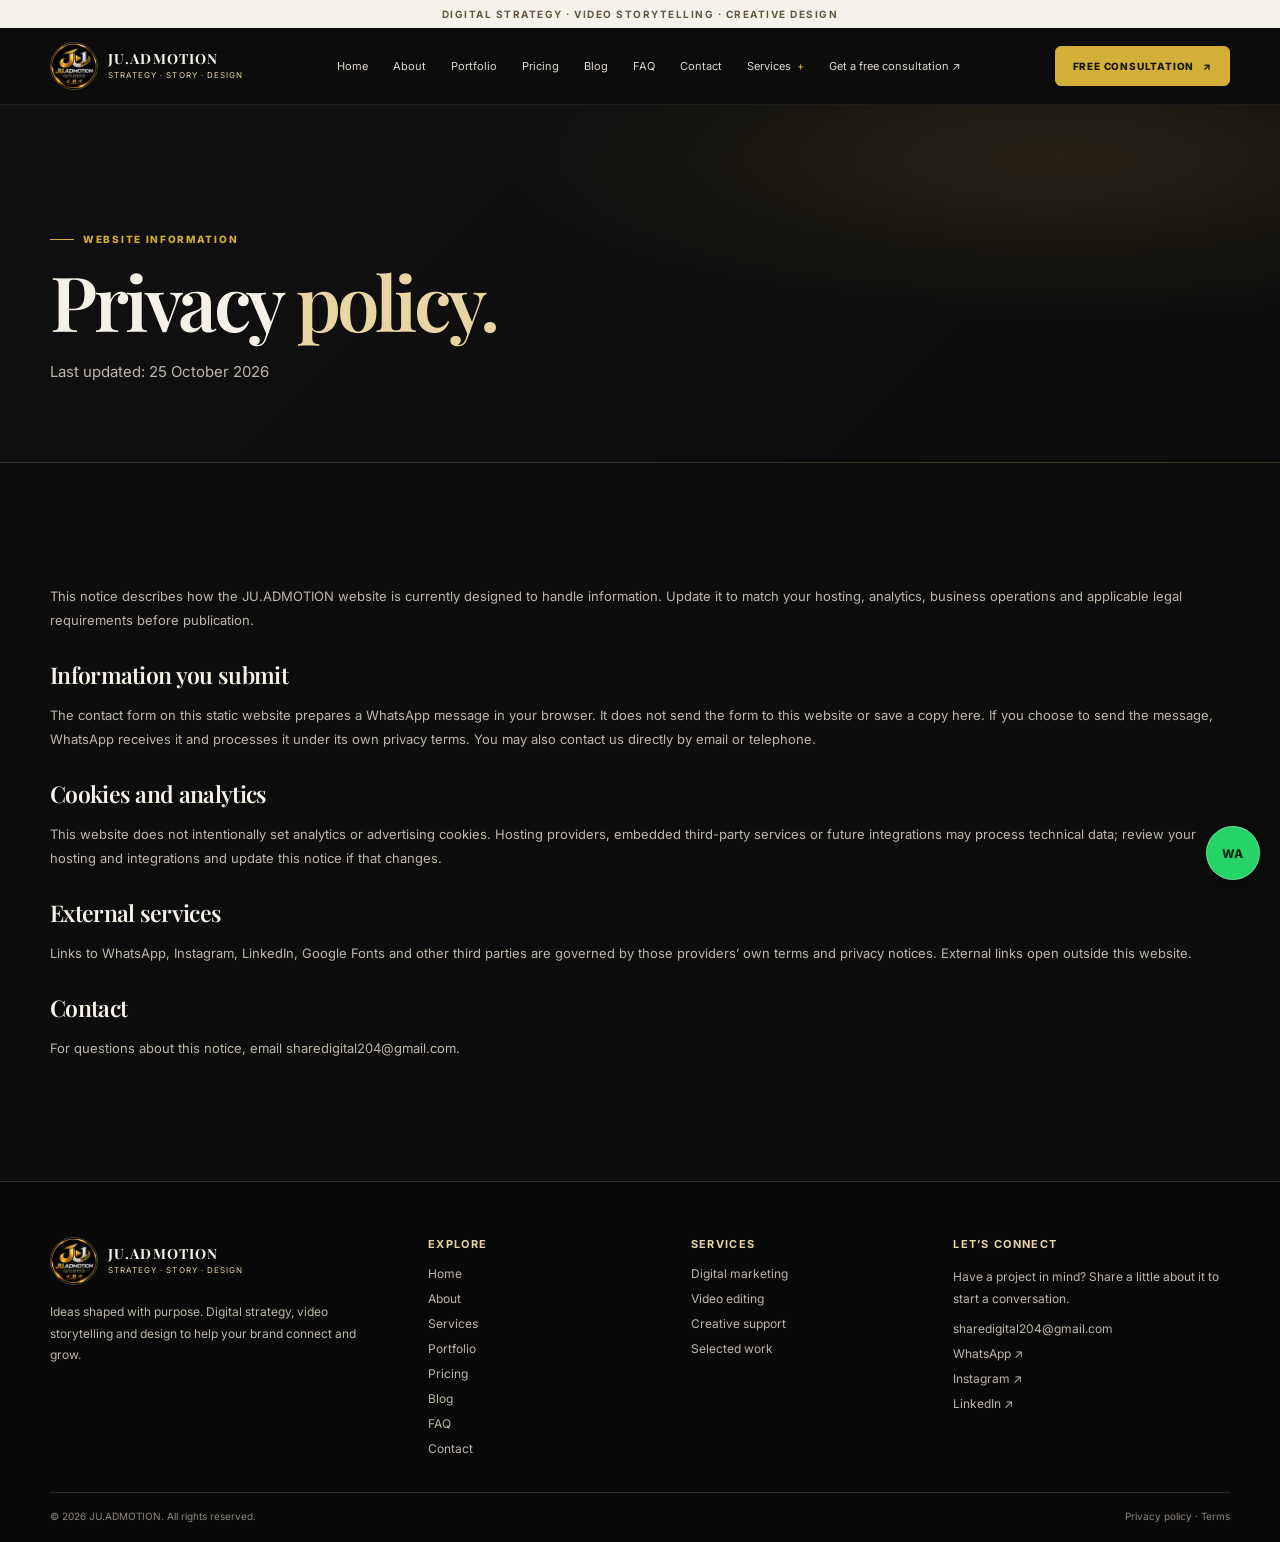
<file: privacy.html>
<!doctype html>
<html lang="en">
<head>
  <meta charset="utf-8">
  <meta name="viewport" content="width=device-width, initial-scale=1">
  <meta name="theme-color" content="#0d0d0d">
  <meta name="description" content="Privacy information for visitors to the JU.ADMOTION website.">
  <meta property="og:title" content="Privacy Policy | JU.ADMOTION">
  <meta property="og:description" content="How this website handles information and external services.">
  <meta property="og:type" content="website">
  <title>Privacy Policy | JU.ADMOTION</title>
  <link rel="icon" href="assets/ju-admotion-logo.webp" type="image/webp">
  <link rel="preconnect" href="https://fonts.googleapis.com">
  <link rel="preconnect" href="https://fonts.gstatic.com" crossorigin>
  <link href="https://fonts.googleapis.com/css2?family=Inter:wght@400;500;600;700;800&family=Playfair+Display:wght@500;600;700&display=swap" rel="stylesheet">
  <link rel="stylesheet" href="css/pages.css">
  <script src="js/pages.js" defer></script>
</head>
<body>
  <div id="site-header"></div>
  <main>
    <section class="page-hero"><div class="page-wrap"><div class="page-eyebrow">Website information</div><h1>Privacy <span>policy.</span></h1><p>Last updated: 25 October 2026</p></div></section>
    <section class="page-section"><div class="page-wrap page-copy policy-copy">
      <p>This notice describes how the JU.ADMOTION website is currently designed to handle information. Update it to match your hosting, analytics, business operations and applicable legal requirements before publication.</p>
      <h2>Information you submit</h2><p>The contact form on this static website prepares a WhatsApp message in your browser. It does not send the form to this website or save a copy here. If you choose to send the message, WhatsApp receives it and processes it under its own privacy terms. You may also contact us directly by email or telephone.</p>
      <h2>Cookies and analytics</h2><p>This website does not intentionally set analytics or advertising cookies. Hosting providers, embedded third-party services or future integrations may process technical data; review your hosting and integrations and update this notice if that changes.</p>
      <h2>External services</h2><p>Links to WhatsApp, Instagram, LinkedIn, Google Fonts and other third parties are governed by those providers’ own terms and privacy notices. External links open outside this website.</p>
      <h2>Contact</h2><p>For questions about this notice, email <a href="mailto:sharedigital204@gmail.com">sharedigital204@gmail.com</a>.</p>
    </div></section>
  </main>
  <div id="site-footer"></div>
</body>
</html>
</file>
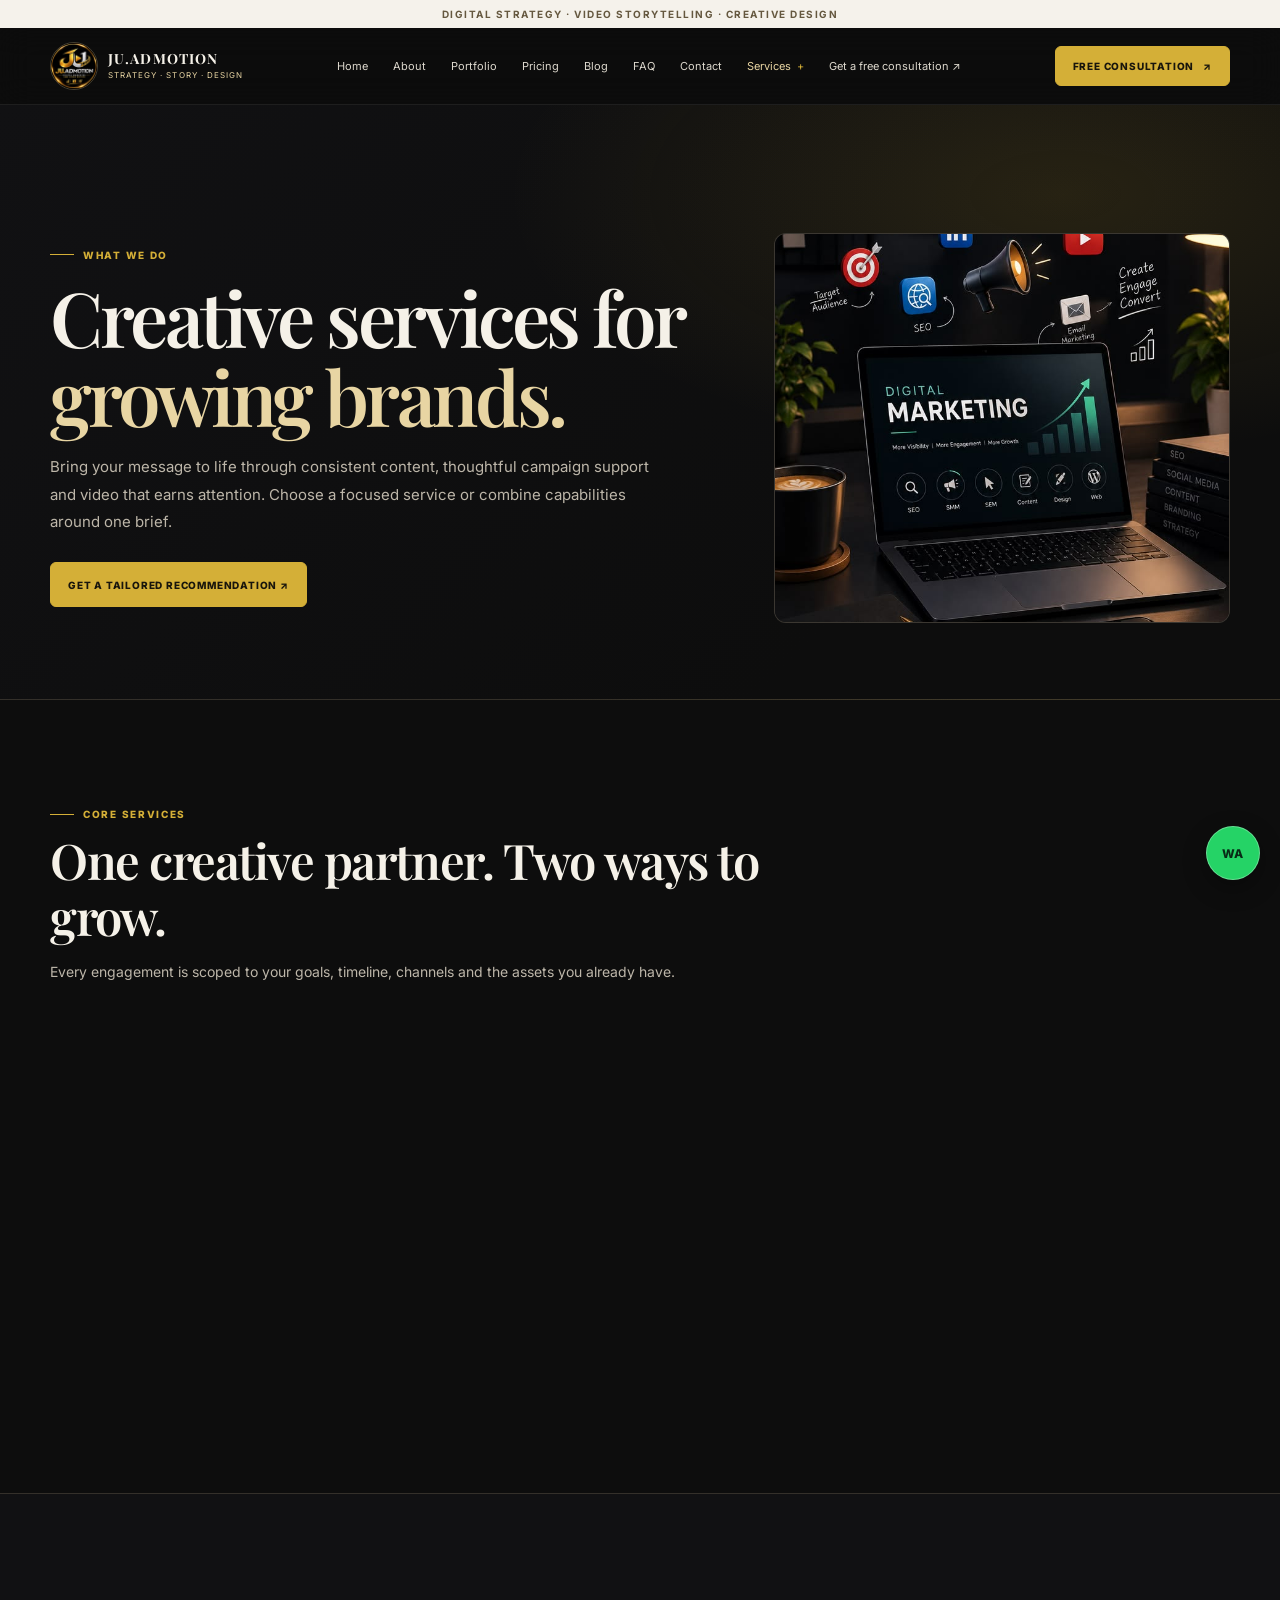
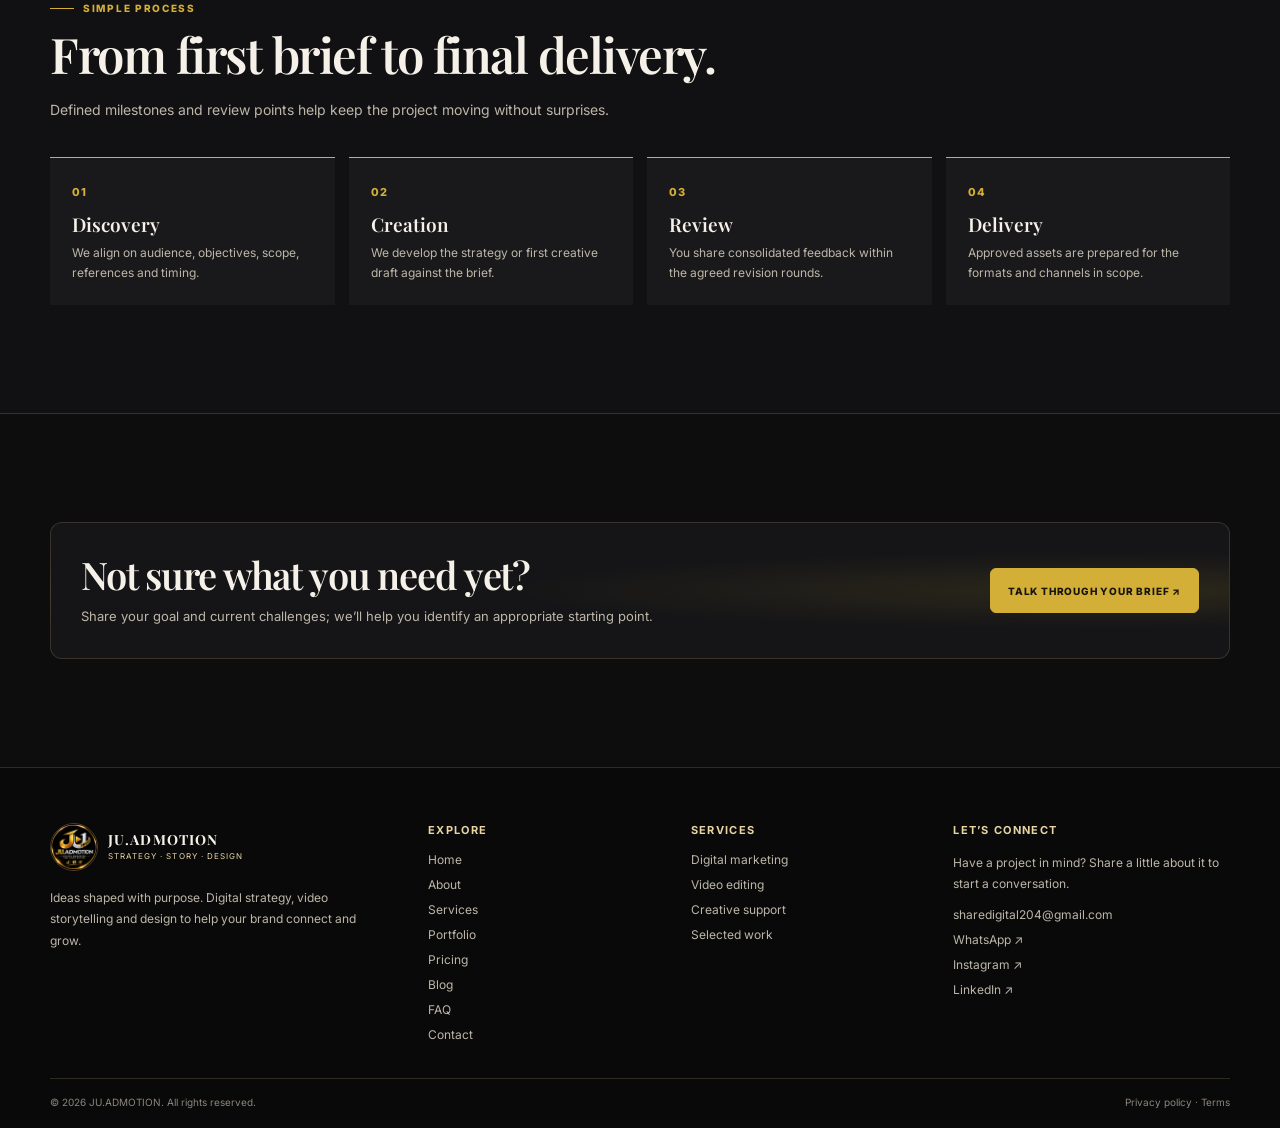
<file: services.html>
<!doctype html>
<html lang="en">
<head>
  <meta charset="utf-8">
  <meta name="viewport" content="width=device-width, initial-scale=1">
  <meta name="theme-color" content="#0d0d0d">
  <meta name="description" content="Explore JU.ADMOTION services in digital marketing, video editing, Meta advertising and creative design.">
  <meta property="og:title" content="Services | JU.ADMOTION">
  <meta property="og:description" content="Digital marketing and video editing services shaped around your goals.">
  <meta property="og:type" content="website">
  <title>Digital Marketing &amp; Video Editing Services | JU.ADMOTION</title>
  <link rel="icon" href="assets/ju-admotion-logo.webp" type="image/webp">
  <link rel="preconnect" href="https://fonts.googleapis.com">
  <link rel="preconnect" href="https://fonts.gstatic.com" crossorigin>
  <link href="https://fonts.googleapis.com/css2?family=Inter:wght@400;500;600;700;800&family=Playfair+Display:wght@500;600;700&display=swap" rel="stylesheet">
  <link rel="stylesheet" href="css/pages.css">
  <script src="js/pages.js" defer></script>
</head>
<body>
  <div id="site-header"></div>
  <main>
    <section class="page-hero">
      <div class="page-wrap page-hero-grid">
        <div><div class="page-eyebrow">What we do</div><h1>Creative services for <span>growing brands.</span></h1><p>Bring your message to life through consistent content, thoughtful campaign support and video that earns attention. Choose a focused service or combine capabilities around one brief.</p><div class="page-hero-actions"><a class="page-button" href="contact.html">Get a tailored recommendation ↗</a></div></div>
        <img class="page-hero-media" src="assets/digital-marketing-photo.jpg" alt="Digital marketer reviewing a campaign on a laptop" width="683" height="1024">
      </div>
    </section>
    <section class="page-section">
      <div class="page-wrap">
        <div class="page-section-heading"><div class="page-eyebrow">Core services</div><h2>One creative partner. Two ways to grow.</h2><p>Every engagement is scoped to your goals, timeline, channels and the assets you already have.</p></div>
        <div class="page-grid">
          <article class="page-card page-reveal"><div class="page-icon" aria-hidden="true">↗</div><h3>Digital marketing</h3><p>Build a clearer online presence with an audience-first plan for content, search and paid campaigns.</p><ul><li>Social media planning and content</li><li>SEO and campaign support</li><li>Meta and Google Ads creative</li></ul><a class="page-button secondary" href="digital-marketing.html">Explore digital marketing ↗</a></article>
          <article class="page-card page-reveal"><div class="page-icon" aria-hidden="true">▶</div><h3>Video editing</h3><p>Turn raw footage and a strong idea into polished videos designed for your platform and audience.</p><ul><li>Short-form reels and shorts</li><li>YouTube, promo and brand videos</li><li>Motion graphics, captions and thumbnails</li></ul><a class="page-button secondary" href="video-editing.html">Explore video editing ↗</a></article>
          <article class="page-card page-reveal"><div class="page-icon" aria-hidden="true">✦</div><h3>Creative design</h3><p>Give your message a cohesive visual system with campaign graphics and content assets suited to your brand.</p><ul><li>Social media graphics</li><li>Campaign and ad creative</li><li>Thumbnails and supporting assets</li></ul><a class="page-button secondary" href="contact.html?service=Creative%20design">Discuss a design brief ↗</a></article>
        </div>
      </div>
    </section>
    <section class="page-section alt">
      <div class="page-wrap">
        <div class="page-section-heading"><div class="page-eyebrow">Simple process</div><h2>From first brief to final delivery.</h2><p>Defined milestones and review points help keep the project moving without surprises.</p></div>
        <div class="page-steps"><article class="page-step"><h3>Discovery</h3><p>We align on audience, objectives, scope, references and timing.</p></article><article class="page-step"><h3>Creation</h3><p>We develop the strategy or first creative draft against the brief.</p></article><article class="page-step"><h3>Review</h3><p>You share consolidated feedback within the agreed revision rounds.</p></article><article class="page-step"><h3>Delivery</h3><p>Approved assets are prepared for the formats and channels in scope.</p></article></div>
      </div>
    </section>
    <section class="page-section"><div class="page-wrap page-cta"><div><h2>Not sure what you need yet?</h2><p>Share your goal and current challenges; we’ll help you identify an appropriate starting point.</p></div><a class="page-button" href="contact.html">Talk through your brief ↗</a></div></section>
  </main>
  <div id="site-footer"></div>
</body>
</html>
</file>
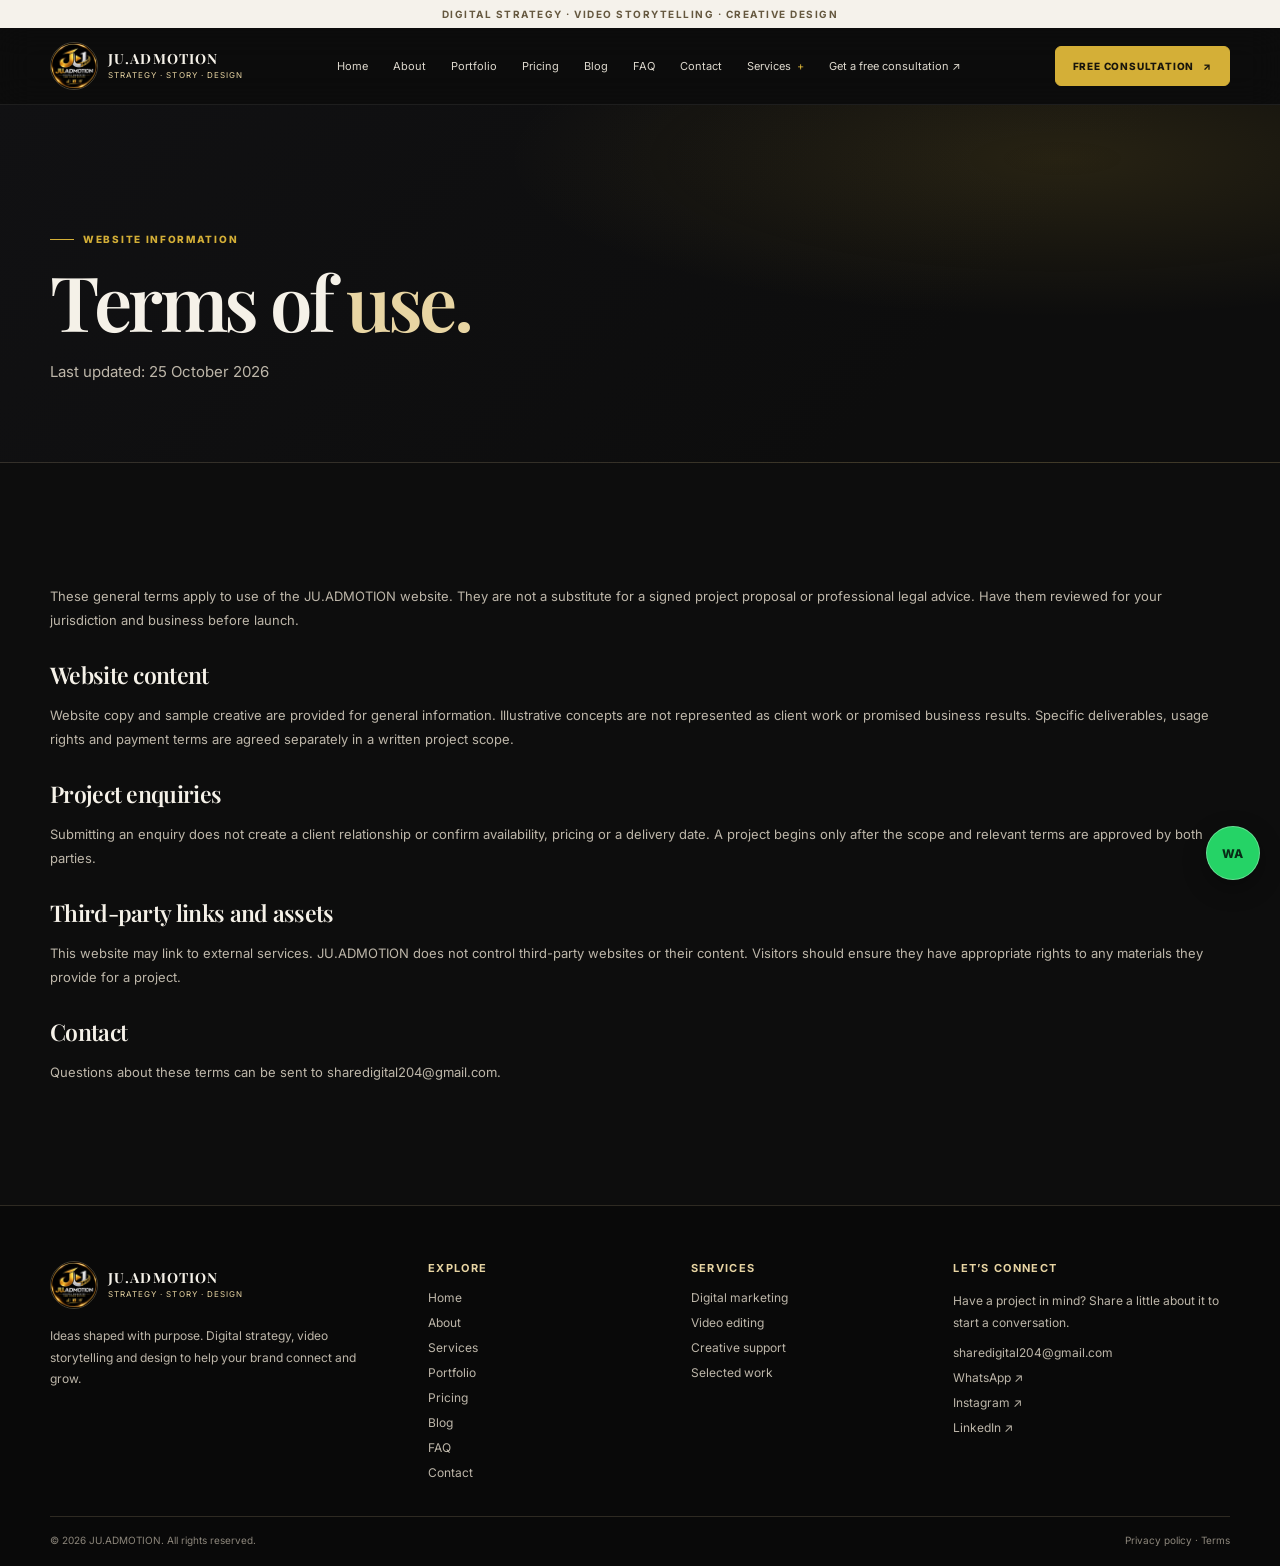
<file: terms.html>
<!doctype html>
<html lang="en">
<head>
  <meta charset="utf-8">
  <meta name="viewport" content="width=device-width, initial-scale=1">
  <meta name="theme-color" content="#0d0d0d">
  <meta name="description" content="Website terms and general information for JU.ADMOTION visitors.">
  <meta property="og:title" content="Terms | JU.ADMOTION">
  <meta property="og:description" content="General terms for using the JU.ADMOTION website.">
  <meta property="og:type" content="website">
  <title>Terms | JU.ADMOTION</title>
  <link rel="icon" href="assets/ju-admotion-logo.webp" type="image/webp">
  <link rel="preconnect" href="https://fonts.googleapis.com">
  <link rel="preconnect" href="https://fonts.gstatic.com" crossorigin>
  <link href="https://fonts.googleapis.com/css2?family=Inter:wght@400;500;600;700;800&family=Playfair+Display:wght@500;600;700&display=swap" rel="stylesheet">
  <link rel="stylesheet" href="css/pages.css">
  <script src="js/pages.js" defer></script>
</head>
<body>
  <div id="site-header"></div>
  <main>
    <section class="page-hero"><div class="page-wrap"><div class="page-eyebrow">Website information</div><h1>Terms of <span>use.</span></h1><p>Last updated: 25 October 2026</p></div></section>
    <section class="page-section"><div class="page-wrap page-copy policy-copy">
      <p>These general terms apply to use of the JU.ADMOTION website. They are not a substitute for a signed project proposal or professional legal advice. Have them reviewed for your jurisdiction and business before launch.</p>
      <h2>Website content</h2><p>Website copy and sample creative are provided for general information. Illustrative concepts are not represented as client work or promised business results. Specific deliverables, usage rights and payment terms are agreed separately in a written project scope.</p>
      <h2>Project enquiries</h2><p>Submitting an enquiry does not create a client relationship or confirm availability, pricing or a delivery date. A project begins only after the scope and relevant terms are approved by both parties.</p>
      <h2>Third-party links and assets</h2><p>This website may link to external services. JU.ADMOTION does not control third-party websites or their content. Visitors should ensure they have appropriate rights to any materials they provide for a project.</p>
      <h2>Contact</h2><p>Questions about these terms can be sent to <a href="mailto:sharedigital204@gmail.com">sharedigital204@gmail.com</a>.</p>
    </div></section>
  </main>
  <div id="site-footer"></div>
</body>
</html>
</file>
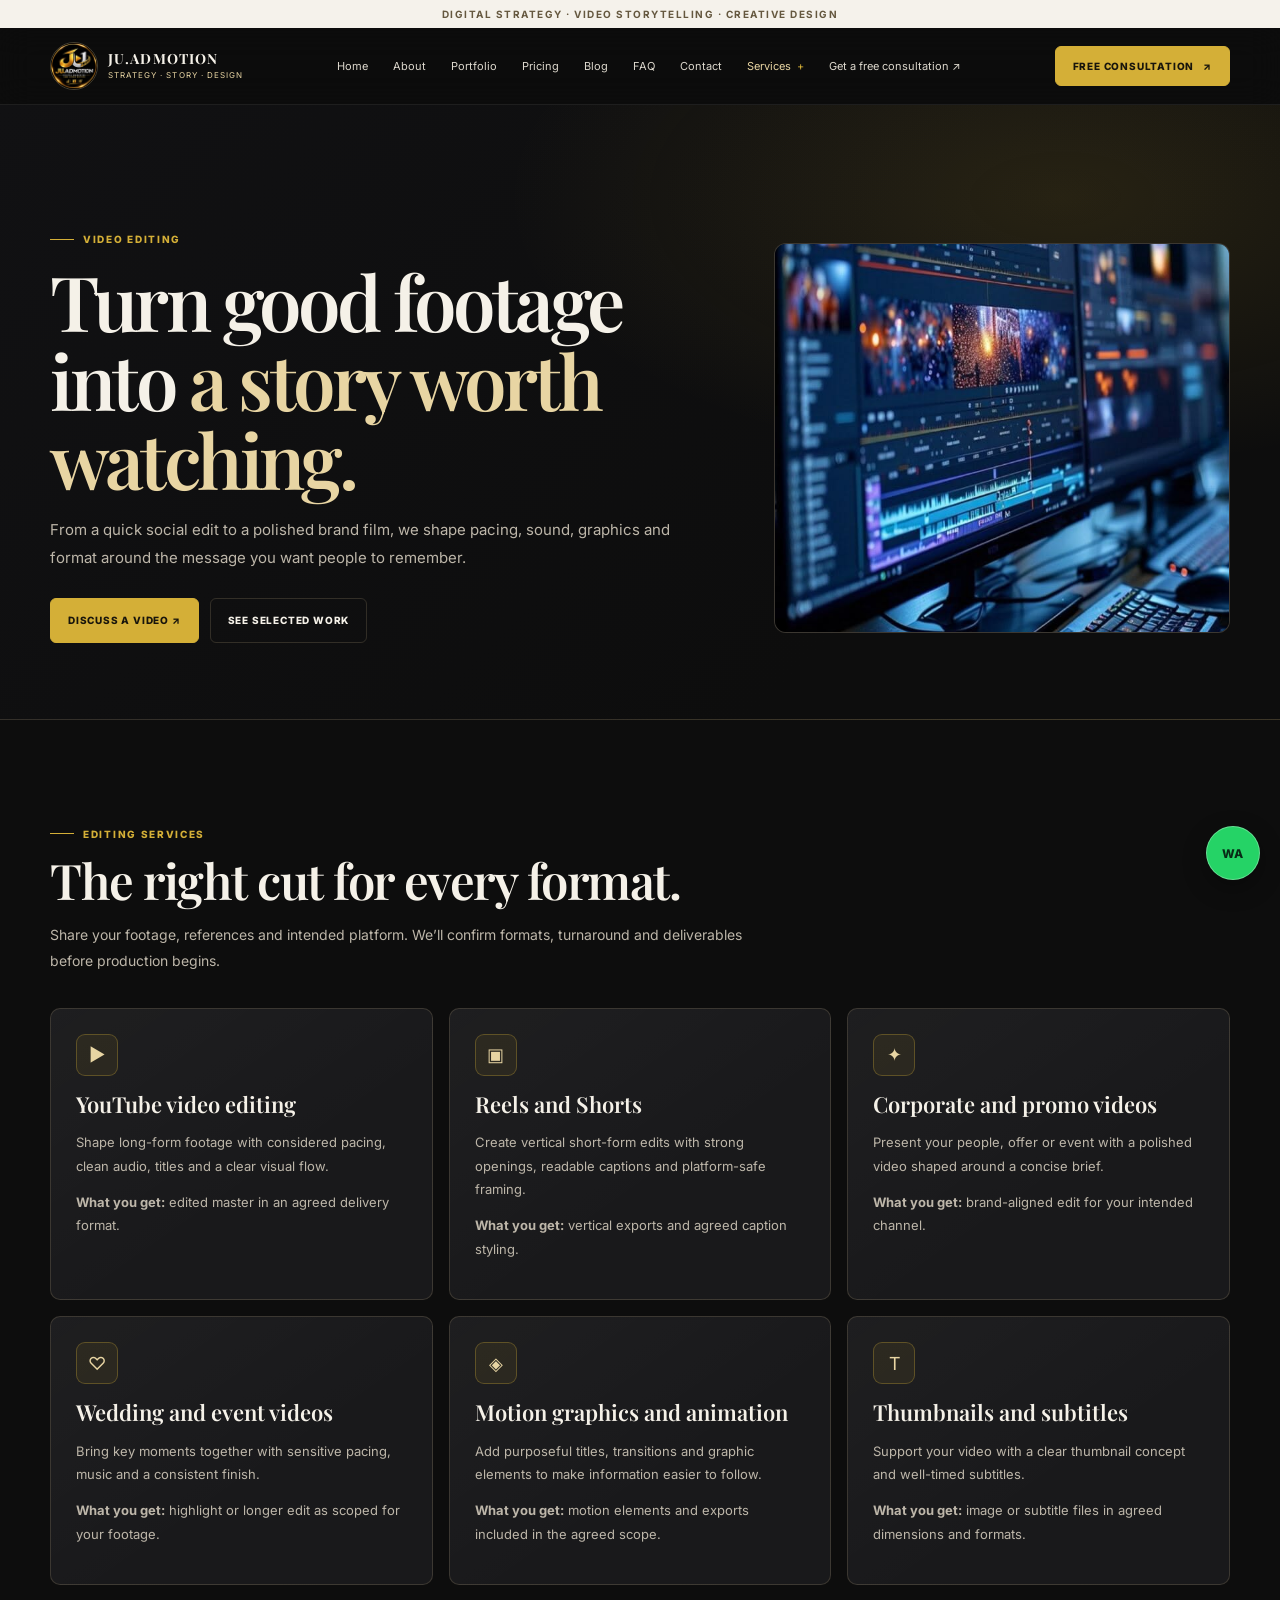
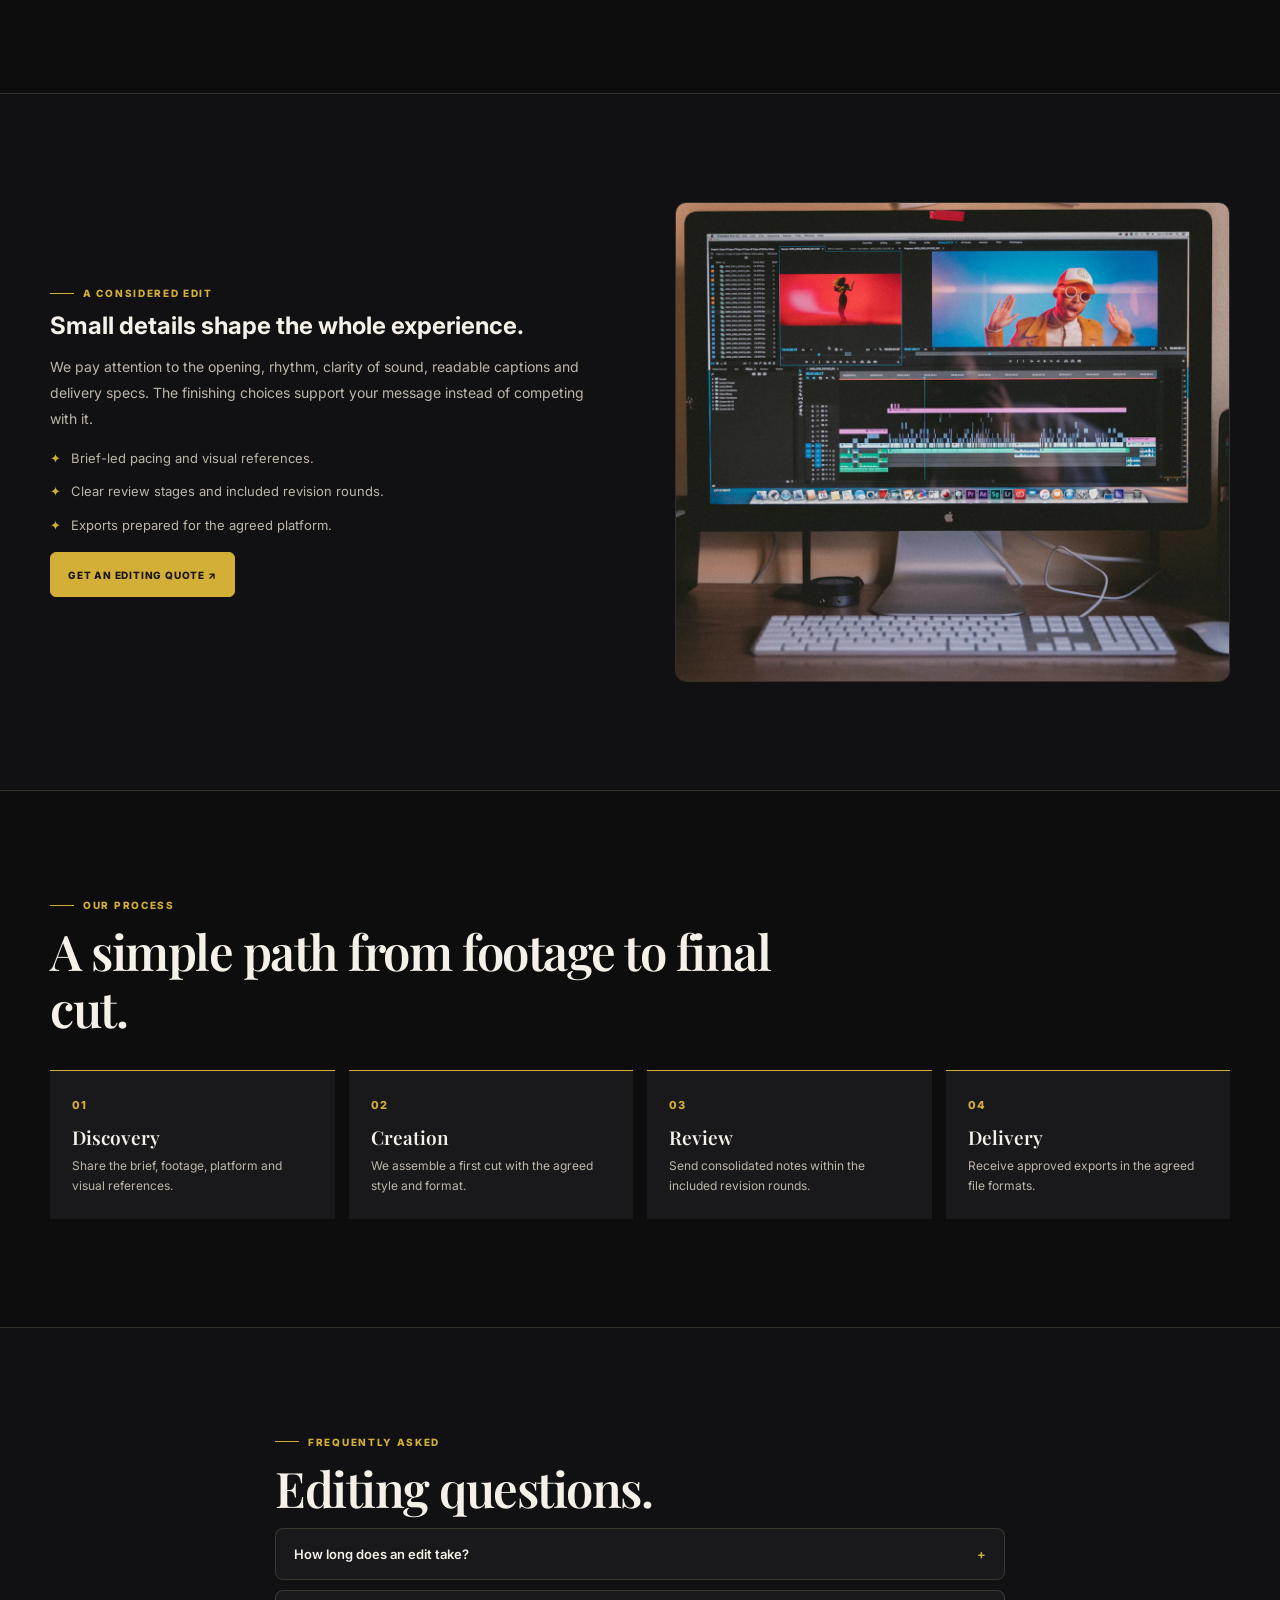
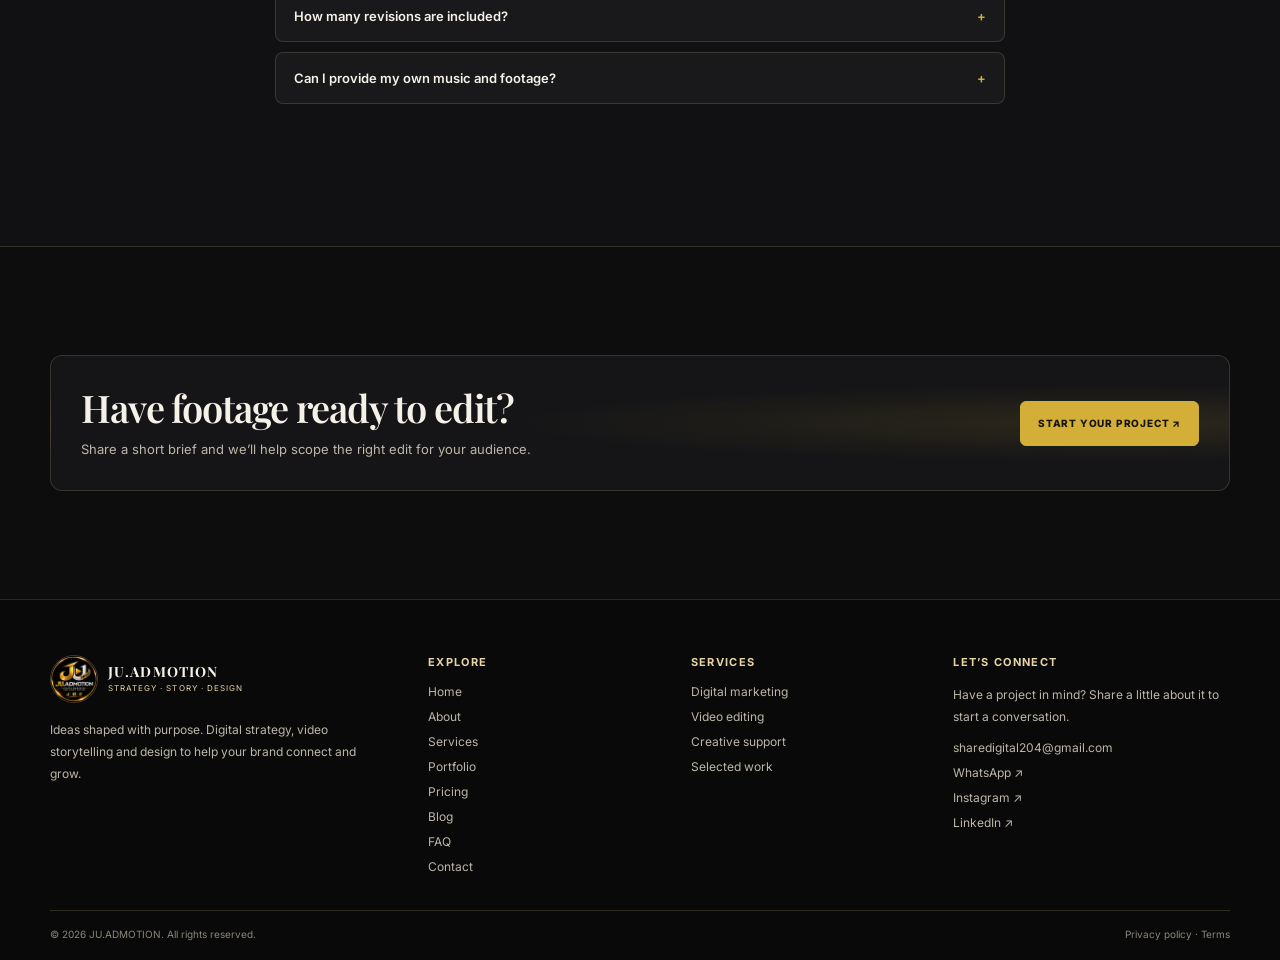
<file: video-editing.html>
<!doctype html>
<html lang="en">
<head>
  <meta charset="utf-8">
  <meta name="viewport" content="width=device-width, initial-scale=1">
  <meta name="theme-color" content="#0d0d0d">
  <meta name="description" content="Video editing by JU.ADMOTION for YouTube, reels, ads, events, motion graphics and branded content.">
  <meta property="og:title" content="Video Editing | JU.ADMOTION">
  <meta property="og:description" content="Polished, platform-ready video storytelling shaped around your brief.">
  <meta property="og:type" content="website">
  <title>Video Editing Services | JU.ADMOTION</title>
  <link rel="icon" href="assets/ju-admotion-logo.webp" type="image/webp">
  <link rel="preconnect" href="https://fonts.googleapis.com">
  <link rel="preconnect" href="https://fonts.gstatic.com" crossorigin>
  <link href="https://fonts.googleapis.com/css2?family=Inter:wght@400;500;600;700;800&family=Playfair+Display:wght@500;600;700&display=swap" rel="stylesheet">
  <link rel="stylesheet" href="css/pages.css">
  <script src="js/pages.js" defer></script>
</head>
<body>
  <div id="site-header"></div>
  <main>
    <section class="page-hero">
      <div class="page-wrap page-hero-grid">
        <div><div class="page-eyebrow">Video editing</div><h1>Turn good footage into <span>a story worth watching.</span></h1><p>From a quick social edit to a polished brand film, we shape pacing, sound, graphics and format around the message you want people to remember.</p><div class="page-hero-actions"><a class="page-button" href="contact.html?service=Video%20editing">Discuss a video ↗</a><a class="page-button secondary" href="portfolio.html">See selected work</a></div></div>
        <img class="page-hero-media" src="assets/video-editing-photo.jpg" alt="Video editor working at a professional editing workstation" width="683" height="1024">
      </div>
    </section>
    <section class="page-section">
      <div class="page-wrap">
        <div class="page-section-heading"><div class="page-eyebrow">Editing services</div><h2>The right cut for every format.</h2><p>Share your footage, references and intended platform. We’ll confirm formats, turnaround and deliverables before production begins.</p></div>
        <div class="page-grid">
          <article class="page-card"><div class="page-icon">▶</div><h3>YouTube video editing</h3><p>Shape long-form footage with considered pacing, clean audio, titles and a clear visual flow.</p><p><strong>What you get:</strong> edited master in an agreed delivery format.</p></article>
          <article class="page-card"><div class="page-icon">▣</div><h3>Reels and Shorts</h3><p>Create vertical short-form edits with strong openings, readable captions and platform-safe framing.</p><p><strong>What you get:</strong> vertical exports and agreed caption styling.</p></article>
          <article class="page-card"><div class="page-icon">✦</div><h3>Corporate and promo videos</h3><p>Present your people, offer or event with a polished video shaped around a concise brief.</p><p><strong>What you get:</strong> brand-aligned edit for your intended channel.</p></article>
          <article class="page-card"><div class="page-icon">♡</div><h3>Wedding and event videos</h3><p>Bring key moments together with sensitive pacing, music and a consistent finish.</p><p><strong>What you get:</strong> highlight or longer edit as scoped for your footage.</p></article>
          <article class="page-card"><div class="page-icon">◈</div><h3>Motion graphics and animation</h3><p>Add purposeful titles, transitions and graphic elements to make information easier to follow.</p><p><strong>What you get:</strong> motion elements and exports included in the agreed scope.</p></article>
          <article class="page-card"><div class="page-icon">T</div><h3>Thumbnails and subtitles</h3><p>Support your video with a clear thumbnail concept and well-timed subtitles.</p><p><strong>What you get:</strong> image or subtitle files in agreed dimensions and formats.</p></article>
        </div>
      </div>
    </section>
    <section class="page-section alt">
      <div class="page-wrap page-split">
        <div><div class="page-eyebrow">A considered edit</div><h2 class="page-section-heading" style="margin:12px 0">Small details shape the whole experience.</h2><p style="color:var(--page-muted);font-size:14px;line-height:1.85">We pay attention to the opening, rhythm, clarity of sound, readable captions and delivery specs. The finishing choices support your message instead of competing with it.</p><ul class="page-list"><li>Brief-led pacing and visual references.</li><li>Clear review stages and included revision rounds.</li><li>Exports prepared for the agreed platform.</li></ul><a class="page-button" href="contact.html?service=Video%20editing">Get an editing quote ↗</a></div>
        <img src="assets/editing-workstation.webp" alt="Video editing workstation with editing software open" width="1200" height="800" loading="lazy">
      </div>
    </section>
    <section class="page-section">
      <div class="page-wrap">
        <div class="page-section-heading"><div class="page-eyebrow">Our process</div><h2>A simple path from footage to final cut.</h2></div>
        <div class="page-steps"><article class="page-step"><h3>Discovery</h3><p>Share the brief, footage, platform and visual references.</p></article><article class="page-step"><h3>Creation</h3><p>We assemble a first cut with the agreed style and format.</p></article><article class="page-step"><h3>Review</h3><p>Send consolidated notes within the included revision rounds.</p></article><article class="page-step"><h3>Delivery</h3><p>Receive approved exports in the agreed file formats.</p></article></div>
      </div>
    </section>
    <section class="page-section alt"><div class="page-wrap page-section-heading"><div class="page-eyebrow">Frequently asked</div><h2>Editing questions.</h2><div class="faq-list"><details class="faq-item"><summary>How long does an edit take?</summary><div class="faq-answer">Timing depends on the length, complexity, footage condition and revision schedule. Your project timeline is confirmed in the proposal before work starts.</div></details><details class="faq-item"><summary>How many revisions are included?</summary><div class="faq-answer">The number of revision rounds is listed in the selected package or project proposal. Additional requests can be quoted separately.</div></details><details class="faq-item"><summary>Can I provide my own music and footage?</summary><div class="faq-answer">Yes. Please ensure you have the necessary rights and permissions for all supplied footage, music, fonts and other materials.</div></details></div></div></section>
    <section class="page-section"><div class="page-wrap page-cta"><div><h2>Have footage ready to edit?</h2><p>Share a short brief and we’ll help scope the right edit for your audience.</p></div><a class="page-button" href="contact.html?service=Video%20editing">Start your project ↗</a></div></section>
  </main>
  <div id="site-footer"></div>
</body>
</html>
</file>
<file: css/pages.css>
:root {
  color-scheme: dark;
  --page-bg: #0d0d0d;
  --page-surface: #151517;
  --page-card: #19191b;
  --page-gold: #d4af37;
  --page-gold-light: #e8d5a3;
  --page-ink: #f5f1e8;
  --page-muted: #bdb6a9;
  --page-line: rgba(232, 213, 163, .16);
  --page-wrap: 1180px;
  --page-sans: "Inter", Arial, sans-serif;
  --page-display: "Playfair Display", Georgia, serif;
}

* { box-sizing: border-box; }
html { scroll-behavior: smooth; scroll-padding-top: 100px; }
body { margin: 0; background: var(--page-bg); color: var(--page-ink); font-family: var(--page-sans); -webkit-font-smoothing: antialiased; }
body.menu-open, body.dialog-open { overflow: hidden; }
a { color: inherit; text-decoration: none; }
img, video { display: block; max-width: 100%; }
button, input, select, textarea { font: inherit; }
button, a, summary { -webkit-tap-highlight-color: transparent; }
:focus-visible { outline: 3px solid #f2d47f; outline-offset: 3px; }
[hidden] { display: none !important; }
.page-wrap { width: min(var(--page-wrap), calc(100% - 48px)); margin-inline: auto; }
.page-topline { padding: 8px 16px; background: #f5f2eb; color: #65583f; font-size: 10px; font-weight: 700; letter-spacing: .15em; text-align: center; text-transform: uppercase; }
.page-header { position: sticky; z-index: 20; top: 0; border-bottom: 1px solid rgba(255,255,255,.08); background: rgba(13,13,13,.92); backdrop-filter: blur(16px); }
.page-nav { display: flex; min-height: 76px; align-items: center; justify-content: space-between; gap: 24px; }
.page-brand { display: inline-flex; flex: 0 0 auto; align-items: center; gap: 10px; }
.page-brand img { width: 48px; height: 48px; border: 1px solid rgba(232,213,163,.25); border-radius: 50%; object-fit: cover; }
.page-brand-lockup { display: grid; gap: 4px; }
.page-brand-name { font: 700 14px/1 var(--page-display); letter-spacing: .08em; }
.page-brand-caption { color: var(--page-gold-light); font-size: 8px; letter-spacing: .13em; text-transform: uppercase; }
.page-nav-links { display: flex; align-items: center; gap: clamp(14px, 2vw, 25px); }
.page-nav-links > a, .page-services summary { display: flex; min-height: 42px; align-items: center; color: #ded9ce; font-size: 11px; transition: color .2s; }
.page-nav-links > a:hover, .page-nav-links > a[aria-current="page"], .page-services summary:hover { color: var(--page-gold-light); }
.page-services { position: relative; }
.page-services summary { cursor: pointer; list-style: none; }
.page-services summary::-webkit-details-marker { display: none; }
.page-services summary[aria-current="page"] { color: var(--page-gold-light); }
.page-services summary::after { margin-left: 6px; content: "+"; color: var(--page-gold); }
.page-services[open] summary::after { content: "−"; }
.page-services-menu { position: absolute; z-index: 3; top: calc(100% - 2px); left: -12px; display: grid; min-width: 190px; padding: 8px; border: 1px solid var(--page-line); border-radius: 9px; background: #171719; box-shadow: 0 16px 35px rgba(0,0,0,.3); }
.page-services-menu a { padding: 10px; border-radius: 5px; color: var(--page-muted); font-size: 11px; }
.page-services-menu a:hover { background: rgba(212,175,55,.09); color: var(--page-gold-light); }
.page-nav-cta, .page-button { display: inline-flex; min-height: 45px; align-items: center; justify-content: center; gap: 9px; padding: 0 17px; border: 1px solid var(--page-gold); border-radius: 6px; background: var(--page-gold); color: #18150c; font-size: 10px; font-weight: 800; letter-spacing: .08em; text-align: center; text-transform: uppercase; transition: transform .2s, background .2s, box-shadow .2s; }
.page-nav-cta { min-height: 40px; white-space: nowrap; }
.page-button:hover, .page-nav-cta:hover { transform: translateY(-2px); background: var(--page-gold-light); box-shadow: 0 8px 25px rgba(212,175,55,.17); }
.page-button.secondary { border-color: var(--page-line); background: transparent; color: var(--page-ink); }
.page-button.secondary:hover { border-color: var(--page-gold); background: rgba(212,175,55,.08); }
.page-menu-toggle { display: none; width: 42px; height: 42px; border: 1px solid var(--page-line); border-radius: 50%; background: transparent; color: var(--page-ink); cursor: pointer; font-size: 19px; }
.page-hero { position: relative; overflow: hidden; padding: clamp(76px, 10vw, 135px) 0 76px; border-bottom: 1px solid var(--page-line); background: radial-gradient(ellipse at 83% 15%, rgba(212,175,55,.13), transparent 37%), linear-gradient(135deg, #111113, #0d0d0d 72%); }
.page-hero-grid { display: grid; grid-template-columns: minmax(0, 1fr) minmax(260px, .72fr); align-items: center; gap: clamp(32px, 7vw, 90px); }
.page-hero h1 { max-width: 780px; margin: 16px 0 18px; font: 600 clamp(42px, 7vw, 76px)/1.04 var(--page-display); letter-spacing: -.045em; }
.page-hero h1 span, .page-highlight { color: var(--page-gold-light); }
.page-hero p { max-width: 620px; margin: 0; color: var(--page-muted); font-size: 15px; line-height: 1.85; }
.page-hero-actions { display: flex; flex-wrap: wrap; gap: 11px; margin-top: 26px; }
.page-hero-media { width: 100%; max-height: 390px; aspect-ratio: 4 / 3; overflow: hidden; border: 1px solid var(--page-line); border-radius: 12px; background: var(--page-card); object-fit: cover; }
.page-eyebrow { display: flex; align-items: center; gap: 9px; color: var(--page-gold); font-size: 10px; font-weight: 800; letter-spacing: .17em; text-transform: uppercase; }
.page-eyebrow::before { width: 24px; height: 1px; background: currentColor; content: ""; }
.page-section { padding: clamp(64px, 9vw, 108px) 0; }
.page-section.alt { border-top: 1px solid var(--page-line); border-bottom: 1px solid var(--page-line); background: #111113; }
.page-section-heading { max-width: 730px; margin-bottom: 34px; }
.page-section-heading h2, .page-copy h2, .page-cta h2 { margin: 12px 0; font: 600 clamp(30px, 4.5vw, 49px)/1.15 var(--page-display); letter-spacing: -.03em; }
.page-section-heading p, .page-copy p { color: var(--page-muted); font-size: 14px; line-height: 1.85; }
.page-grid { display: grid; grid-template-columns: repeat(3, minmax(0, 1fr)); gap: 16px; }
.page-card { min-width: 0; padding: 25px; border: 1px solid var(--page-line); border-radius: 10px; background: linear-gradient(145deg, rgba(255,255,255,.025), transparent 60%), var(--page-card); }
.page-card h3 { margin: 15px 0 8px; font: 600 22px/1.25 var(--page-display); }
.page-card p, .page-card li { color: var(--page-muted); font-size: 13px; line-height: 1.8; }
.page-card ul { padding-left: 18px; }
.page-icon { display: grid; width: 42px; height: 42px; place-items: center; border: 1px solid rgba(212,175,55,.3); border-radius: 9px; background: rgba(212,175,55,.08); color: var(--page-gold-light); font-size: 18px; }
.page-split { display: grid; grid-template-columns: repeat(2, minmax(0, 1fr)); align-items: center; gap: clamp(28px, 6vw, 70px); }
.page-split img { width: 100%; max-height: 480px; border: 1px solid var(--page-line); border-radius: 11px; object-fit: cover; }
.page-list { display: grid; gap: 12px; padding: 0; list-style: none; }
.page-list li { display: flex; gap: 10px; color: var(--page-muted); font-size: 13px; line-height: 1.65; }
.page-list li::before { color: var(--page-gold); content: "✦"; }
.page-pills { display: flex; flex-wrap: wrap; gap: 9px; }
.page-pill { padding: 9px 12px; border: 1px solid var(--page-line); border-radius: 999px; color: var(--page-muted); font-size: 11px; }
.page-steps { display: grid; grid-template-columns: repeat(4, minmax(0, 1fr)); gap: 14px; counter-reset: step; }
.page-step { padding: 22px; border-top: 1px solid var(--page-gold); background: var(--page-card); counter-increment: step; }
.page-step::before { color: var(--page-gold); content: "0" counter(step); font-size: 11px; font-weight: 800; letter-spacing: .13em; }
.page-step h3 { margin: 11px 0 6px; font: 600 19px var(--page-display); }
.page-step p { margin: 0; color: var(--page-muted); font-size: 12px; line-height: 1.7; }
.page-cta { display: flex; align-items: center; justify-content: space-between; gap: 28px; padding: 30px; border: 1px solid var(--page-line); border-radius: 12px; background: radial-gradient(ellipse at 90% 50%, rgba(212,175,55,.12), transparent 40%), #151517; }
.page-cta h2 { margin: 0 0 8px; font-size: clamp(25px, 4vw, 38px); }
.page-cta p { max-width: 620px; margin: 0; color: var(--page-muted); font-size: 13px; line-height: 1.75; }
.page-footer { padding: 55px 0 20px; border-top: 1px solid var(--page-line); background: #090909; }
.page-footer-grid { display: grid; grid-template-columns: 1.5fr 1fr 1fr 1.2fr; gap: 32px; }
.page-footer h2 { margin: 0 0 15px; color: var(--page-gold-light); font-size: 11px; letter-spacing: .12em; text-transform: uppercase; }
.page-footer p { max-width: 310px; color: var(--page-muted); font-size: 12px; line-height: 1.8; }
.page-footer-links { display: grid; gap: 10px; color: var(--page-muted); font-size: 12px; }
.page-footer-links a:hover { color: var(--page-gold-light); }
.page-footer-bottom { display: flex; justify-content: space-between; gap: 16px; margin-top: 36px; padding-top: 17px; border-top: 1px solid var(--page-line); color: #8c867b; font-size: 10px; }
.page-whatsapp { position: fixed; z-index: 19; right: 20px; bottom: 20px; display: grid; width: 54px; height: 54px; place-items: center; border: 1px solid rgba(255,255,255,.3); border-radius: 50%; background: #25d366; color: #082b16; box-shadow: 0 8px 24px rgba(0,0,0,.32); font-size: 25px; transition: transform .2s; }
.page-whatsapp:hover { transform: translateY(-3px) scale(1.04); }
.page-whatsapp span { font-size: 12px; font-weight: 800; letter-spacing: .04em; }
.page-reveal { opacity: 1; transform: none; }
body.page-enhanced .page-reveal { opacity: 0; transform: translateY(18px); transition: opacity .65s ease, transform .65s ease; }
.page-reveal.is-visible { opacity: 1; transform: none; }
.page-reveal.no-motion { opacity: 1; transform: none; }
@keyframes page-enter { from { opacity: .65; } to { opacity: 1; } }
body.page-enhanced main { animation: page-enter .45s ease both; }
.page-filter-row, .page-tabs { display: flex; flex-wrap: wrap; gap: 8px; margin-bottom: 22px; }
.page-filter, .page-tab { min-height: 38px; padding: 0 15px; border: 1px solid var(--page-line); border-radius: 999px; background: transparent; color: var(--page-muted); cursor: pointer; font-size: 11px; }
.page-filter[aria-pressed="true"], .page-tab[aria-selected="true"] { border-color: var(--page-gold); background: rgba(212,175,55,.1); color: var(--page-gold-light); }
.portfolio-card { overflow: hidden; padding: 0; }
.portfolio-card img { width: 100%; height: 205px; object-fit: cover; }
.portfolio-card-content { padding: 18px; }
.portfolio-card-content h3 { margin: 5px 0 7px; }
.portfolio-card-content p { margin: 0; }
.portfolio-card .page-filter-tag { color: var(--page-gold); font-size: 9px; font-weight: 800; letter-spacing: .12em; text-transform: uppercase; }
.portfolio-card button { margin-top: 13px; padding: 0; border: 0; background: transparent; color: var(--page-gold-light); cursor: pointer; font-size: 11px; font-weight: 700; }
.page-lightbox { width: min(900px, calc(100% - 28px)); max-width: none; padding: 20px; border: 1px solid var(--page-line); border-radius: 12px; background: #111113; color: var(--page-ink); }
.page-lightbox::backdrop { background: rgba(0,0,0,.82); backdrop-filter: blur(5px); }
.page-lightbox video { width: 100%; max-height: 70vh; background: #050505; }
.page-lightbox-close { display: block; margin: 0 0 12px auto; padding: 8px 12px; border: 1px solid var(--page-line); border-radius: 5px; background: transparent; color: var(--page-ink); cursor: pointer; }
.price-card { display: flex; flex-direction: column; }
.price-featured { border-color: rgba(212,175,55,.75); box-shadow: 0 10px 35px rgba(212,175,55,.08); }
.price-amount { margin: 15px 0; color: var(--page-gold-light); font: 600 29px var(--page-display); }
.price-amount small { color: var(--page-muted); font: 500 11px var(--page-sans); }
.price-card .page-button { margin-top: auto; }
.page-note { padding: 14px 17px; border-left: 2px solid var(--page-gold); background: rgba(212,175,55,.06); color: var(--page-muted); font-size: 12px; line-height: 1.7; }
.faq-list { display: grid; gap: 10px; }
.faq-item { border: 1px solid var(--page-line); border-radius: 8px; background: var(--page-card); }
.faq-item summary { padding: 17px 18px; cursor: pointer; font-size: 13px; font-weight: 600; list-style: none; }
.faq-item summary::-webkit-details-marker { display: none; }
.faq-item summary::after { float: right; color: var(--page-gold); content: "+"; }
.faq-item[open] summary::after { content: "−"; }
.faq-answer { padding: 0 18px 17px; color: var(--page-muted); font-size: 12px; line-height: 1.8; }
.page-search { width: 100%; max-width: 480px; min-height: 45px; margin: 0 0 20px; padding: 0 14px; border: 1px solid var(--page-line); border-radius: 6px; background: #111113; color: var(--page-ink); }
.page-form { display: grid; gap: 15px; }
.page-form-grid { display: grid; grid-template-columns: repeat(2, minmax(0, 1fr)); gap: 15px; }
.page-field { display: grid; gap: 7px; }
.page-field.full { grid-column: 1 / -1; }
.page-field label { color: #e2dccf; font-size: 11px; font-weight: 600; }
.page-field input, .page-field select, .page-field textarea { width: 100%; min-height: 45px; padding: 11px 12px; border: 1px solid var(--page-line); border-radius: 5px; background: #101012; color: var(--page-ink); }
.page-field textarea { min-height: 130px; resize: vertical; }
.page-field input::placeholder, .page-field textarea::placeholder { color: #888276; }
.page-form-status { min-height: 20px; color: var(--page-gold-light); font-size: 12px; line-height: 1.6; }
.page-form-status[data-state="error"] { color: #ffb4a9; }
.page-form-status[data-state="success"] { color: #a8e6b5; }
.page-map { width: 100%; min-height: 250px; border: 1px solid var(--page-line); border-radius: 9px; background: #111113; }
.page-back-top { position: fixed; z-index: 18; right: 22px; bottom: 88px; display: none; width: 40px; height: 40px; place-items: center; border: 1px solid var(--page-line); border-radius: 50%; background: #19191b; color: var(--page-gold-light); cursor: pointer; }
.page-back-top.is-visible { display: grid; }
.policy-copy h2 { margin-top: 27px; font: 600 23px var(--page-display); }
.policy-copy p { color: var(--page-muted); font-size: 13px; line-height: 1.85; }

@media (max-width: 940px) {
  .page-nav { gap: 14px; }
  .page-nav-links { gap: 12px; }
  .page-nav-links > a, .page-services summary { font-size: 10px; }
  .page-nav-cta { padding-inline: 12px; font-size: 9px; }
  .page-footer-grid { grid-template-columns: repeat(2, minmax(0, 1fr)); }
}
@media (max-width: 850px) {
  .page-wrap { width: min(var(--page-wrap), calc(100% - 36px)); }
  .page-nav { min-height: 68px; }
  .page-brand img { width: 43px; height: 43px; }
  .page-menu-toggle { display: block; margin-left: auto; }
  .page-nav > .page-nav-cta { display: none; }
  .page-nav-links { position: absolute; top: calc(100% + 1px); right: 0; left: 0; display: none; align-items: stretch; gap: 0; padding: 8px 18px 16px; border: 1px solid var(--page-line); border-top: 0; border-radius: 0 0 10px 10px; background: #111113; box-shadow: 0 15px 28px rgba(0,0,0,.32); }
  .page-nav-links.is-open { display: grid; }
  .page-nav-links > a, .page-services summary { min-height: 44px; border-bottom: 1px solid var(--page-line); font-size: 12px; }
  .page-services-menu { position: static; margin: 0 0 8px; box-shadow: none; }
  .page-nav-links .page-mobile-cta { display: flex; min-height: 44px; align-items: center; margin-top: 10px; color: var(--page-gold-light); }
  .page-hero-grid, .page-split { grid-template-columns: 1fr; }
  .page-hero-grid { gap: 30px; }
  .page-hero-media { max-height: 340px; }
  .page-grid { grid-template-columns: repeat(2, minmax(0, 1fr)); }
  .page-steps { grid-template-columns: repeat(2, minmax(0, 1fr)); }
}
@media (min-width: 761px) and (max-width: 850px) {
  .page-menu-toggle { display: block; margin-left: auto; }
  .page-nav > .page-nav-cta { display: none; }
  .page-nav-links { position: absolute; top: calc(100% + 1px); right: 0; left: 0; display: none; align-items: stretch; gap: 0; padding: 8px 18px 16px; border: 1px solid var(--page-line); border-top: 0; border-radius: 0 0 10px 10px; background: #111113; box-shadow: 0 15px 28px rgba(0,0,0,.32); }
  .page-nav-links.is-open { display: grid; }
  .page-nav-links > a, .page-services summary { min-height: 44px; border-bottom: 1px solid var(--page-line); font-size: 12px; }
  .page-services-menu { position: static; margin: 0 0 8px; box-shadow: none; }
}
@media (max-width: 520px) {
  .page-grid, .page-form-grid, .page-footer-grid { grid-template-columns: 1fr; }
  .page-field.full { grid-column: auto; }
  .page-steps { grid-template-columns: 1fr; }
  .page-cta, .page-footer-bottom { align-items: flex-start; flex-direction: column; }
  .page-hero { padding-top: 67px; }
  .page-hero h1 { font-size: clamp(39px, 12vw, 58px); }
  .page-card { padding: 21px; }
  .page-section { padding-block: 62px; }
}
@media (prefers-reduced-motion: reduce) {
  *, *::before, *::after { scroll-behavior: auto !important; animation-duration: .01ms !important; animation-iteration-count: 1 !important; transition-duration: .01ms !important; }
  .page-reveal { opacity: 1; transform: none; }
}
</file>
